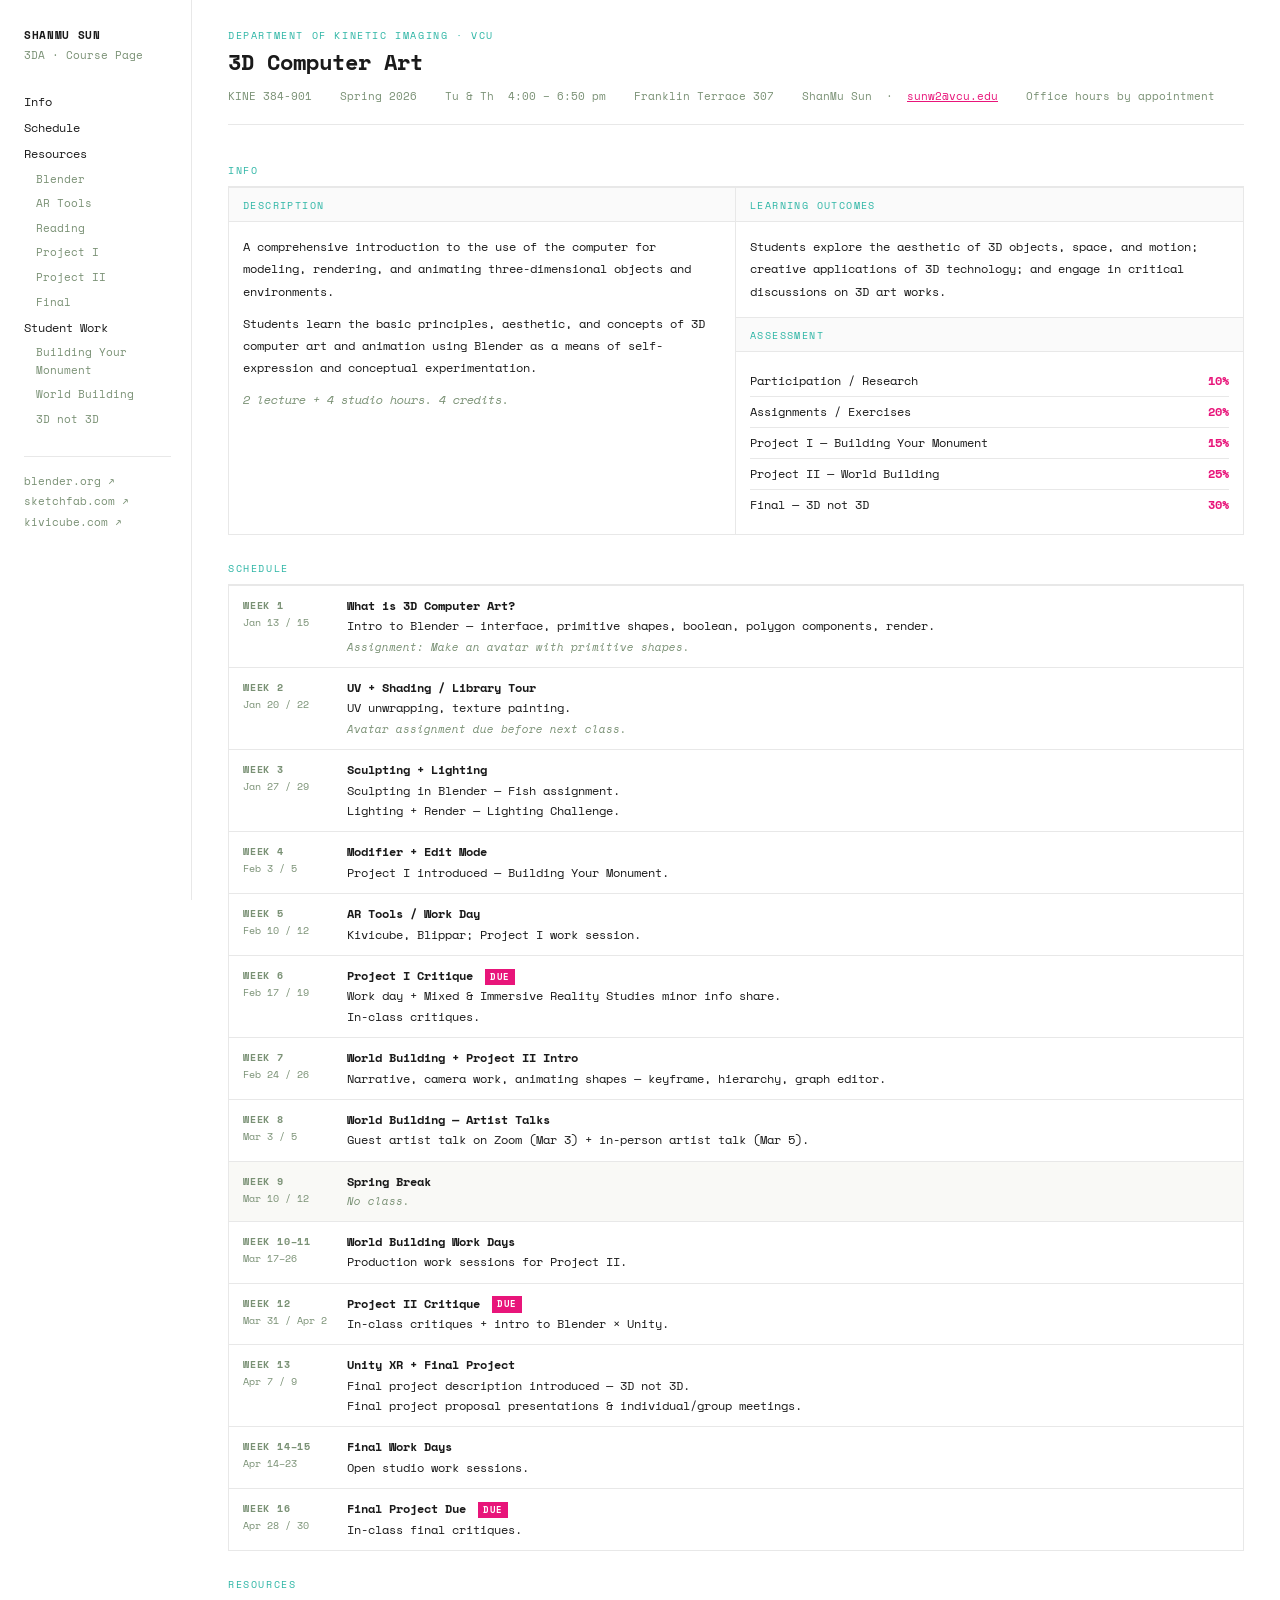
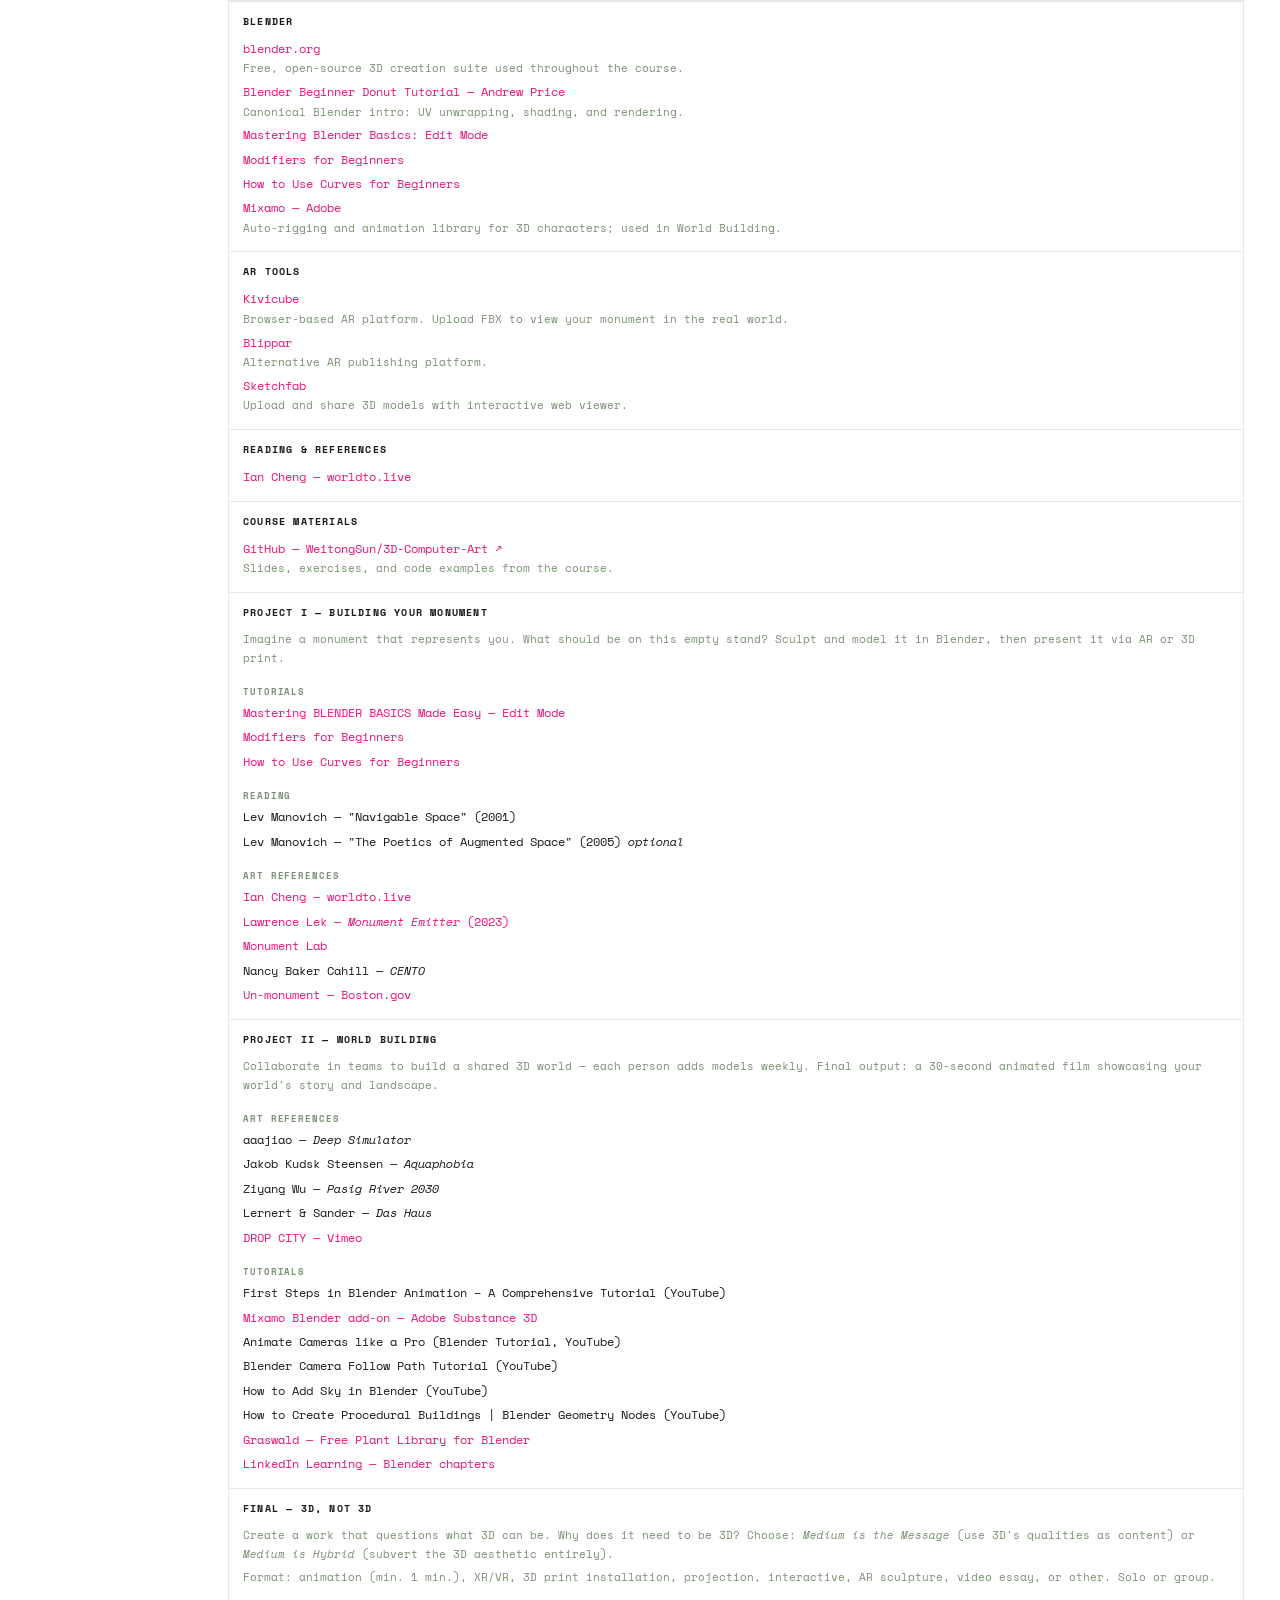
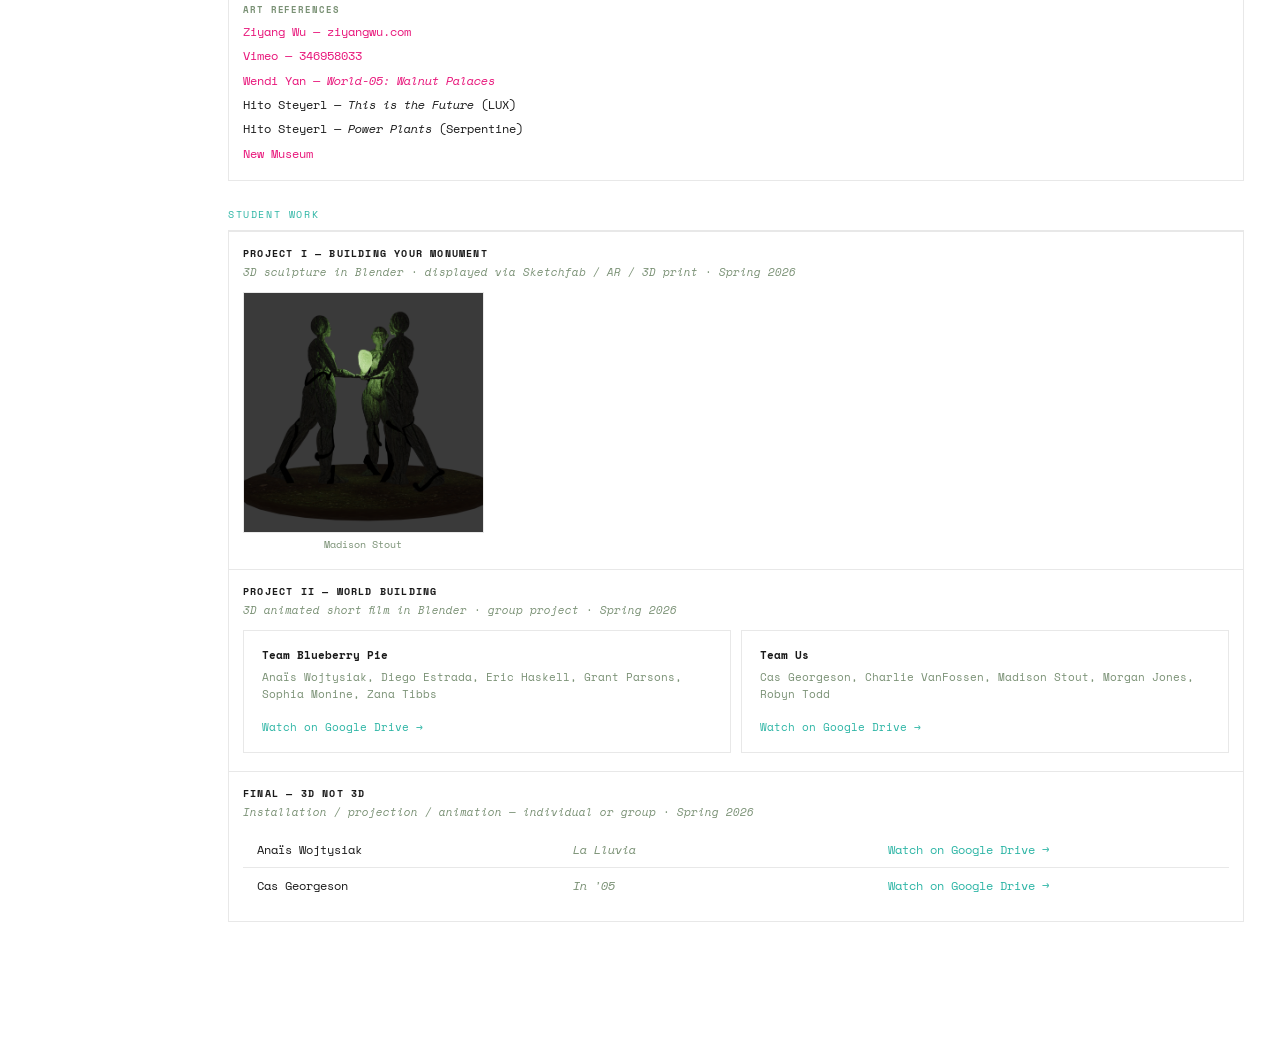
<file: 3da.html>
<!DOCTYPE html>
<html lang="en">

<head>
  <meta charset="UTF-8">
  <meta name="viewport" content="width=device-width, initial-scale=1.0">
  <title>3D Computer Art — ShanMu Sun</title>
  <link rel="preconnect" href="https://fonts.googleapis.com">
  <link rel="preconnect" href="https://fonts.gstatic.com" crossorigin>
  <link href="https://fonts.googleapis.com/css2?family=Space+Mono:ital,wght@0,400;0,700;1,400;1,700&display=swap"
    rel="stylesheet">
  <style>
    *, *::before, *::after { box-sizing: border-box; margin: 0; padding: 0; }

    :root {
      --bg: #ffffff;
      --fg: #1a1a1a;
      --muted: #7a9175;
      --light: #e8e8e8;
      --accent: #E8157A;
      --teal: #2DB5A5;
      --font: 'Space Mono', 'Courier New', Courier, monospace;
      --sidebar-w: 192px;
    }

    html { font-size: 13px; scroll-behavior: smooth; }

    body {
      background: var(--bg);
      color: var(--fg);
      font-family: var(--font);
      display: flex;
      min-height: 100vh;
    }

    a { color: inherit; text-decoration: none; }
    a:hover { text-decoration: underline; }

    /* ══ SIDEBAR ══ */
    .sidebar {
      width: var(--sidebar-w);
      flex-shrink: 0;
      position: sticky;
      top: 0;
      align-self: flex-start;
      min-height: 100vh;
      padding: 28px 20px 40px 24px;
      border-right: 1px solid var(--light);
      font-size: 12px;
      line-height: 1.6;
      z-index: 20;
    }

    .sb-course { font-size: 11px; font-weight: 700; text-transform: uppercase; letter-spacing: 0.06em; line-height: 1.4; margin-bottom: 4px; }
    .sb-course a { color: var(--fg); }
    .sb-course a:hover { color: var(--accent); text-decoration: none; }
    .sb-semester { font-size: 11px; color: var(--muted); margin-bottom: 24px; }

    .sb-nav { list-style: none; margin-bottom: 24px; }
    .sb-nav li { margin-bottom: 1px; }
    .sb-nav a { display: block; font-size: 12px; color: var(--fg); padding: 3px 0; }
    .sb-nav a:hover, .sb-nav a.active { color: var(--accent); text-decoration: none; }

    .sb-sub { list-style: none; padding-left: 12px; margin-top: 1px; }
    .sb-sub a { font-size: 11px; color: var(--muted); }
    .sb-sub a:hover { color: var(--accent); text-decoration: none; }

    .sb-divider { border: none; border-top: 1px solid var(--light); margin: 16px 0; }

    .sb-bottom { margin-top: auto; font-size: 11px; }
    .sb-bottom a { color: var(--muted); display: block; margin-bottom: 3px; }
    .sb-bottom a:hover { color: var(--fg); text-decoration: none; }

    /* ══ MAIN ══ */
    .main { flex: 1; min-width: 0; padding: 28px 36px 100px 36px; }

    /* ══ COURSE TITLE STRIP ══ */
    .course-strip { border-bottom: 1px solid var(--light); padding-bottom: 20px; margin-bottom: 28px; }
    .course-kine { font-size: 10px; text-transform: uppercase; letter-spacing: 0.16em; color: var(--teal); margin-bottom: 6px; }
    .course-name { font-size: 22px; font-weight: 700; line-height: 1.15; margin-bottom: 14px; }
    .course-meta-row { display: flex; flex-wrap: wrap; gap: 6px 28px; font-size: 11px; color: var(--muted); }
    .course-meta-row span { white-space: nowrap; }
    .course-meta-row a { color: var(--accent); text-decoration: underline; }

    /* ══ CARD ══ */
    .card-label {
      font-size: 10px; text-transform: uppercase; letter-spacing: 0.14em;
      color: var(--teal); padding: 10px 14px 8px;
      border-bottom: 1px solid var(--light); background: #fafafa;
    }
    .card-body { padding: 14px 14px; }
    .card-body p { font-size: 12px; line-height: 1.85; margin-bottom: 10px; }
    .card-body p:last-child { margin-bottom: 0; }
    .card-body em { font-style: italic; color: var(--muted); }
    .card-body a { color: var(--accent); text-decoration: underline; }

    /* ══ ASSESS TABLE ══ */
    .assess-row { display: flex; justify-content: space-between; font-size: 12px; padding: 6px 0; border-bottom: 1px solid var(--light); line-height: 1.5; }
    .assess-row:last-child { border-bottom: none; }
    .assess-pct { color: var(--accent); font-weight: 700; flex-shrink: 0; margin-left: 16px; }

    /* ══ SCHEDULE ══ */
    .week-row {
      display: grid; grid-template-columns: 88px 1fr;
      gap: 0 16px; padding: 10px 14px;
      border-bottom: 1px solid var(--light);
      font-size: 12px; line-height: 1.7;
    }
    .week-row:last-child { border-bottom: none; }
    .week-row.is-break { background: #f9f9f6; }
    .week-left {
      font-size: 10px; text-transform: uppercase; letter-spacing: 0.08em;
      color: var(--muted); font-weight: 700; line-height: 1.5; padding-top: 2px;
    }
    .week-left .dates { display: block; font-weight: 400; margin-top: 2px; letter-spacing: 0; text-transform: none; font-size: 10px; }
    .week-title { font-weight: 700; }
    .week-desc { color: var(--fg); }
    .week-note { font-size: 11px; color: var(--muted); font-style: italic; }
    .week-due {
      display: inline-block; background: var(--accent); color: #fff;
      font-size: 9px; text-transform: uppercase; letter-spacing: 0.08em;
      padding: 1px 5px; margin-left: 5px; vertical-align: middle; line-height: 1.6;
    }

    /* ══ RESOURCES ══ */
    .res-group { border-bottom: 1px solid var(--light); padding: 12px 14px; }
    .res-group:last-child { border-bottom: none; padding-bottom: 14px; }
    .res-group-title { font-size: 10px; font-weight: 700; text-transform: uppercase; letter-spacing: 0.12em; color: var(--fg); margin-bottom: 8px; }
    .res-list { list-style: none; }
    .res-list li { font-size: 12px; line-height: 1.7; padding: 2px 0; }
    .res-list a { color: var(--accent); }
    .res-list a:hover { text-decoration: underline; }
    .res-list .desc { display: block; font-size: 11px; color: var(--muted); }
    .res-list .res-sub { display: block; font-size: 9px; font-weight: 700; text-transform: uppercase; letter-spacing: 0.1em; color: var(--muted); margin-top: 8px; padding-top: 4px; }

    /* ══ STUDENT WORK ══ */
    .gallery-section { padding: 14px 14px 18px; border-bottom: 1px solid var(--light); }
    .gallery-section:last-child { border-bottom: none; }
    .gallery-section-title { font-size: 10px; font-weight: 700; text-transform: uppercase; letter-spacing: 0.12em; color: var(--fg); margin-bottom: 3px; }
    .gallery-section-sub { font-size: 11px; color: var(--muted); font-style: italic; margin-bottom: 12px; }

    /* Monument Sketchfab grid */
    .model-grid {
      display: grid;
      grid-template-columns: repeat(4, 1fr);
      gap: 8px;
    }

    .model-card { position: relative; }

    .model-frame {
      width: 100%;
      aspect-ratio: 1 / 1;
      border: 1px solid var(--light);
      display: block;
      background: #f5f5f5;
    }

    .model-card:hover .model-frame {
      border-color: var(--teal);
      transition: border-color 0.2s;
    }

    .model-name {
      font-size: 10px;
      color: var(--muted);
      margin-top: 5px;
      text-align: center;
      line-height: 1.3;
    }

    .model-name a { color: var(--muted); }
    .model-name a:hover { color: var(--accent); text-decoration: none; }

    /* World Building link cards */
    .video-grid {
      display: grid;
      grid-template-columns: repeat(2, 1fr);
      gap: 10px;
    }

    .video-card {
      border: 1px solid var(--light);
      padding: 16px 18px;
    }

    .video-card:hover {
      border-color: var(--teal);
    }

    .video-team {
      font-size: 11px;
      font-weight: 700;
      color: var(--fg);
      margin-bottom: 6px;
    }

    .video-members {
      font-size: 11px;
      color: var(--muted);
      line-height: 1.6;
      margin-bottom: 12px;
    }

    .video-link {
      font-size: 11px;
      color: var(--teal);
    }

    .video-link:hover {
      color: var(--accent);
      text-decoration: none;
    }

    /* Final project table */
    .final-list {
      width: 100%;
      border-collapse: collapse;
      font-size: 12px;
      margin-top: 8px;
    }
    .final-list td {
      padding: 9px 14px;
      border-bottom: 1px solid var(--light);
      vertical-align: middle;
    }
    .final-list td:first-child { color: var(--fg); width: 32%; }
    .final-list td:nth-child(2) { color: var(--muted); font-style: italic; width: 32%; }
    .final-list td:last-child { color: var(--muted); width: 36%; }
    .final-list a { color: var(--teal); }
    .final-list a:hover { color: var(--accent); text-decoration: none; }
    .final-list tr:last-child td { border-bottom: none; }

    /* ══ SECTION SEPARATOR ══ */
    .section-sep {
      font-size: 10px; text-transform: uppercase; letter-spacing: 0.16em;
      color: var(--teal); padding: 10px 0 8px;
      border-bottom: 1px solid var(--light); margin-bottom: 0;
    }

    /* ══ LAYOUT BLOCKS ══ */
    .block { border: 1px solid var(--light); margin-bottom: 16px; }

    /* ══ MOBILE ══ */
    @media (max-width: 720px) {
      body { flex-direction: column; }
      .sidebar { position: static; min-height: auto; width: 100%; border-right: none; border-bottom: 1px solid var(--light); padding: 20px 20px 16px; }
      .sb-nav { display: flex; flex-wrap: wrap; gap: 2px 16px; margin-bottom: 12px; }
      .sb-sub { display: none; }
      .main { padding: 20px 16px 60px; }
      .model-grid { grid-template-columns: repeat(2, 1fr); }
      .video-grid { grid-template-columns: 1fr; }
      .course-name { font-size: 18px; }
    }

    @media (max-width: 420px) {
      .model-grid { grid-template-columns: 1fr; }
    }
  </style>
</head>

<body>

  <!-- ══ SIDEBAR ══ -->
  <nav class="sidebar">
    <div class="sb-course"><a href="index.html">ShanMu Sun</a></div>
    <div class="sb-semester">3DA · Course Page</div>

    <ul class="sb-nav">
      <li><a href="#info">Info</a></li>
      <li><a href="#schedule">Schedule</a></li>
      <li>
        <a href="#resources">Resources</a>
        <ul class="sb-sub">
          <li><a href="#res-blender">Blender</a></li>
          <li><a href="#res-ar">AR Tools</a></li>
          <li><a href="#res-reading">Reading</a></li>
          <li><a href="#res-p1">Project I</a></li>
          <li><a href="#res-p2">Project II</a></li>
          <li><a href="#res-final">Final</a></li>
        </ul>
      </li>
      <li>
        <a href="#student-work">Student Work</a>
        <ul class="sb-sub">
          <li><a href="#monument">Building Your Monument</a></li>
          <li><a href="#worldbuilding">World Building</a></li>
          <li><a href="#final">3D not 3D</a></li>
        </ul>
      </li>
    </ul>

    <hr class="sb-divider">

    <div class="sb-bottom">
      <a href="https://www.blender.org/" target="_blank">blender.org ↗</a>
      <a href="https://sketchfab.com/" target="_blank">sketchfab.com ↗</a>
      <a href="https://www.kivicube.com/" target="_blank">kivicube.com ↗</a>
    </div>
  </nav>

  <!-- ══ MAIN ══ -->
  <main class="main">

    <!-- Course strip -->
    <div class="course-strip">
      <p class="course-kine">Department of Kinetic Imaging · VCU</p>
      <h1 class="course-name">3D Computer Art</h1>
      <div class="course-meta-row">
        <span>KINE 384-901</span>
        <span>Spring 2026</span>
        <span>Tu &amp; Th &nbsp;4:00 – 6:50 pm</span>
        <span>Franklin Terrace 307</span>
        <span>ShanMu Sun &nbsp;·&nbsp; <a href="mailto:sunw2@vcu.edu">sunw2@vcu.edu</a></span>
        <span>Office hours by appointment</span>
      </div>
    </div>

    <!-- ── INFO ── -->
    <p class="section-sep" id="info">Info</p>

    <div style="display:grid;grid-template-columns:1fr 1fr;gap:0;border:1px solid var(--light);margin-bottom:16px;">

      <!-- Description -->
      <div style="border-right:1px solid var(--light);">
        <div class="card-label">Description</div>
        <div class="card-body">
          <p>A comprehensive introduction to the use of the computer for modeling, rendering, and animating
            three-dimensional objects and environments.</p>
          <p>Students learn the basic principles, aesthetic, and concepts of 3D computer art and animation using
            Blender as a means of self-expression and conceptual experimentation.</p>
          <p><em>2 lecture + 4 studio hours. 4 credits.</em></p>
        </div>
      </div>

      <!-- Outcomes + Assessment -->
      <div>
        <div class="card-label">Learning Outcomes</div>
        <div class="card-body" style="border-bottom:1px solid var(--light);">
          <p>Students explore the aesthetic of 3D objects, space, and motion; creative applications of 3D
            technology; and engage in critical discussions on 3D art works.</p>
        </div>
        <div class="card-label">Assessment</div>
        <div class="card-body">
          <div class="assess-row"><span>Participation / Research</span><span class="assess-pct">10%</span></div>
          <div class="assess-row"><span>Assignments / Exercises</span><span class="assess-pct">20%</span></div>
          <div class="assess-row"><span>Project I — Building Your Monument</span><span class="assess-pct">15%</span></div>
          <div class="assess-row"><span>Project II — World Building</span><span class="assess-pct">25%</span></div>
          <div class="assess-row"><span>Final — 3D not 3D</span><span class="assess-pct">30%</span></div>
        </div>
      </div>

    </div><!-- /info grid -->

    <!-- ── SCHEDULE ── -->
    <p class="section-sep" id="schedule">Schedule</p>

    <div class="block" style="margin-bottom:16px;">
      <div class="week-row">
        <div class="week-left">Week 1<span class="dates">Jan 13 / 15</span></div>
        <div class="week-right">
          <div class="week-title">What is 3D Computer Art?</div>
          <div class="week-desc">Intro to Blender — interface, primitive shapes, boolean, polygon components, render.<br>
            <span class="week-note">Assignment: Make an avatar with primitive shapes.</span>
          </div>
        </div>
      </div>

      <div class="week-row">
        <div class="week-left">Week 2<span class="dates">Jan 20 / 22</span></div>
        <div class="week-right">
          <div class="week-title">UV + Shading / Library Tour</div>
          <div class="week-desc">UV unwrapping, texture painting.<br>
            <span class="week-note">Avatar assignment due before next class.</span>
          </div>
        </div>
      </div>

      <div class="week-row">
        <div class="week-left">Week 3<span class="dates">Jan 27 / 29</span></div>
        <div class="week-right">
          <div class="week-title">Sculpting + Lighting</div>
          <div class="week-desc">Sculpting in Blender — Fish assignment.<br>
            Lighting + Render — Lighting Challenge.</div>
        </div>
      </div>

      <div class="week-row">
        <div class="week-left">Week 4<span class="dates">Feb 3 / 5</span></div>
        <div class="week-right">
          <div class="week-title">Modifier + Edit Mode</div>
          <div class="week-desc">Project I introduced — Building Your Monument.</div>
        </div>
      </div>

      <div class="week-row">
        <div class="week-left">Week 5<span class="dates">Feb 10 / 12</span></div>
        <div class="week-right">
          <div class="week-title">AR Tools / Work Day</div>
          <div class="week-desc">Kivicube, Blippar; Project I work session.</div>
        </div>
      </div>

      <div class="week-row">
        <div class="week-left">Week 6<span class="dates">Feb 17 / 19</span></div>
        <div class="week-right">
          <div class="week-title">Project I Critique <span class="week-due">due</span></div>
          <div class="week-desc">Work day + Mixed &amp; Immersive Reality Studies minor info share.<br>
            In-class critiques.</div>
        </div>
      </div>

      <div class="week-row">
        <div class="week-left">Week 7<span class="dates">Feb 24 / 26</span></div>
        <div class="week-right">
          <div class="week-title">World Building + Project II Intro</div>
          <div class="week-desc">Narrative, camera work, animating shapes — keyframe, hierarchy, graph editor.</div>
        </div>
      </div>

      <div class="week-row">
        <div class="week-left">Week 8<span class="dates">Mar 3 / 5</span></div>
        <div class="week-right">
          <div class="week-title">World Building — Artist Talks</div>
          <div class="week-desc">Guest artist talk on Zoom (Mar 3) + in-person artist talk (Mar 5).</div>
        </div>
      </div>

      <div class="week-row is-break">
        <div class="week-left">Week 9<span class="dates">Mar 10 / 12</span></div>
        <div class="week-right">
          <div class="week-title">Spring Break</div>
          <div class="week-desc week-note">No class.</div>
        </div>
      </div>

      <div class="week-row">
        <div class="week-left">Week 10–11<span class="dates">Mar 17–26</span></div>
        <div class="week-right">
          <div class="week-title">World Building Work Days</div>
          <div class="week-desc">Production work sessions for Project II.</div>
        </div>
      </div>

      <div class="week-row">
        <div class="week-left">Week 12<span class="dates">Mar 31 / Apr 2</span></div>
        <div class="week-right">
          <div class="week-title">Project II Critique <span class="week-due">due</span></div>
          <div class="week-desc">In-class critiques + intro to Blender × Unity.</div>
        </div>
      </div>

      <div class="week-row">
        <div class="week-left">Week 13<span class="dates">Apr 7 / 9</span></div>
        <div class="week-right">
          <div class="week-title">Unity XR + Final Project</div>
          <div class="week-desc">Final project description introduced — 3D not 3D.<br>
            Final project proposal presentations &amp; individual/group meetings.</div>
        </div>
      </div>

      <div class="week-row">
        <div class="week-left">Week 14–15<span class="dates">Apr 14–23</span></div>
        <div class="week-right">
          <div class="week-title">Final Work Days</div>
          <div class="week-desc">Open studio work sessions.</div>
        </div>
      </div>

      <div class="week-row">
        <div class="week-left">Week 16<span class="dates">Apr 28 / 30</span></div>
        <div class="week-right">
          <div class="week-title">Final Project Due <span class="week-due">due</span></div>
          <div class="week-desc">In-class final critiques.</div>
        </div>
      </div>
    </div><!-- /schedule -->

    <!-- ── RESOURCES ── -->
    <p class="section-sep" id="resources">Resources</p>

    <div class="block" style="margin-bottom:16px;">

      <div class="res-group" id="res-blender">
        <div class="res-group-title">Blender</div>
        <ul class="res-list">
          <li><a href="https://www.blender.org/" target="_blank">blender.org</a>
            <span class="desc">Free, open-source 3D creation suite used throughout the course.</span>
          </li>
          <li><a href="https://www.youtube.com/watch?v=nIoXOplUvAw" target="_blank">Blender Beginner Donut Tutorial — Andrew Price</a>
            <span class="desc">Canonical Blender intro: UV unwrapping, shading, and rendering.</span>
          </li>
          <li><a href="https://www.youtube.com/watch?v=1jHUY3qoBu8" target="_blank">Mastering Blender Basics: Edit Mode</a></li>
          <li><a href="https://www.youtube.com/watch?v=0RGnXgdWScY" target="_blank">Modifiers for Beginners</a></li>
          <li><a href="https://www.youtube.com/watch?v=aVpMU2W3wiw" target="_blank">How to Use Curves for Beginners</a></li>
          <li><a href="https://www.mixamo.com/" target="_blank">Mixamo — Adobe</a>
            <span class="desc">Auto-rigging and animation library for 3D characters; used in World Building.</span>
          </li>
        </ul>
      </div>

      <div class="res-group" id="res-ar">
        <div class="res-group-title">AR Tools</div>
        <ul class="res-list">
          <li><a href="https://www.kivicube.com/" target="_blank">Kivicube</a>
            <span class="desc">Browser-based AR platform. Upload FBX to view your monument in the real world.</span>
          </li>
          <li><a href="https://blipps.blippar.com/" target="_blank">Blippar</a>
            <span class="desc">Alternative AR publishing platform.</span>
          </li>
          <li><a href="https://sketchfab.com/" target="_blank">Sketchfab</a>
            <span class="desc">Upload and share 3D models with interactive web viewer.</span>
          </li>
        </ul>
      </div>

      <div class="res-group" id="res-reading">
        <div class="res-group-title">Reading &amp; References</div>
        <ul class="res-list">
          <li><a href="https://worldto.live/" target="_blank">Ian Cheng — worldto.live</a></li>
        </ul>
      </div>

      <div class="res-group">
        <div class="res-group-title">Course Materials</div>
        <ul class="res-list">
          <li><a href="https://github.com/WeitongSun/3D-Computer-Art" target="_blank">GitHub — WeitongSun/3D-Computer-Art ↗</a>
            <span class="desc">Slides, exercises, and code examples from the course.</span>
          </li>
        </ul>
      </div>

      <div class="res-group" id="res-p1">
        <div class="res-group-title">Project I — Building Your Monument</div>
        <ul class="res-list">
          <li><span class="desc">Imagine a monument that represents you. What should be on this empty stand? Sculpt and model it in Blender, then present it via AR or 3D print.</span></li>
          <li><span class="res-sub">Tutorials</span></li>
          <li><a href="https://www.youtube.com/watch?v=1jHUY3qoBu8" target="_blank">Mastering BLENDER BASICS Made Easy — Edit Mode</a></li>
          <li><a href="https://www.youtube.com/watch?v=0RGnXgdWScY" target="_blank">Modifiers for Beginners</a></li>
          <li><a href="https://www.youtube.com/watch?v=aVpMU2W3wiw" target="_blank">How to Use Curves for Beginners</a></li>
          <li><span class="res-sub">Reading</span></li>
          <li>Lev Manovich — "Navigable Space" (2001)</li>
          <li>Lev Manovich — "The Poetics of Augmented Space" (2005) <em>optional</em></li>
          <li><span class="res-sub">Art References</span></li>
          <li><a href="https://worldto.live/" target="_blank">Ian Cheng — worldto.live</a></li>
          <li><a href="https://www.lawrencelek.com/" target="_blank">Lawrence Lek — <em>Monument Emitter</em> (2023)</a></li>
          <li><a href="https://monumentlab.com/" target="_blank">Monument Lab</a></li>
          <li>Nancy Baker Cahill — <em>CENTO</em></li>
          <li><a href="https://www.boston.gov/departments/arts-tourism-and-special-events/un-monument" target="_blank">Un-monument — Boston.gov</a></li>
        </ul>
      </div>

      <div class="res-group" id="res-p2">
        <div class="res-group-title">Project II — World Building</div>
        <ul class="res-list">
          <li><span class="desc">Collaborate in teams to build a shared 3D world — each person adds models weekly. Final output: a 30-second animated film showcasing your world's story and landscape.</span></li>
          <li><span class="res-sub">Art References</span></li>
          <li>aaajiao — <em>Deep Simulator</em></li>
          <li>Jakob Kudsk Steensen — <em>Aquaphobia</em></li>
          <li>Ziyang Wu — <em>Pasig River 2030</em></li>
          <li>Lernert &amp; Sander — <em>Das Haus</em></li>
          <li><a href="https://vimeo.com/542297837" target="_blank">DROP CITY — Vimeo</a></li>
          <li><span class="res-sub">Tutorials</span></li>
          <li>First Steps in Blender Animation – A Comprehensive Tutorial (YouTube)</li>
          <li><a href="https://www.mixamo.com/" target="_blank">Mixamo Blender add-on — Adobe Substance 3D</a></li>
          <li>Animate Cameras like a Pro (Blender Tutorial, YouTube)</li>
          <li>Blender Camera Follow Path Tutorial (YouTube)</li>
          <li>How to Add Sky in Blender (YouTube)</li>
          <li>How to Create Procedural Buildings | Blender Geometry Nodes (YouTube)</li>
          <li><a href="https://www.graswald3d.com/" target="_blank">Graswald — Free Plant Library for Blender</a></li>
          <li><a href="https://www.linkedin.com/learning/search?keywords=blender" target="_blank">LinkedIn Learning — Blender chapters</a></li>
        </ul>
      </div>

      <div class="res-group" id="res-final">
        <div class="res-group-title">Final — 3D, not 3D</div>
        <ul class="res-list">
          <li><span class="desc">Create a work that questions what 3D can be. Why does it need to be 3D? Choose: <em>Medium is the Message</em> (use 3D's qualities as content) or <em>Medium is Hybrid</em> (subvert the 3D aesthetic entirely).</span></li>
          <li><span class="desc">Format: animation (min. 1 min.), XR/VR, 3D print installation, projection, interactive, AR sculpture, video essay, or other. Solo or group.</span></li>
          <li><span class="res-sub">Art References</span></li>
          <li><a href="https://www.ziyangwu.com/?list_1/70.html" target="_blank">Ziyang Wu — ziyangwu.com</a></li>
          <li><a href="https://vimeo.com/346958033" target="_blank">Vimeo — 346958033</a></li>
          <li><a href="https://wendiyan.com/world-05-walnut-palaces" target="_blank">Wendi Yan — <em>World-05: Walnut Palaces</em></a></li>
          <li>Hito Steyerl — <em>This is the Future</em> (LUX)</li>
          <li>Hito Steyerl — <em>Power Plants</em> (Serpentine)</li>
          <li><a href="https://www.newmuseum.org/" target="_blank">New Museum</a></li>
        </ul>
      </div>

    </div><!-- /resources -->

    <!-- ── STUDENT WORK ── -->
    <p class="section-sep" id="student-work">Student Work</p>

    <div class="block" style="margin-bottom:16px;">

      <!-- Building Your Monument -->
      <div class="gallery-section" id="monument">
        <div class="gallery-section-title">Project I — Building Your Monument</div>
        <div class="gallery-section-sub">3D sculpture in Blender · displayed via Sketchfab / AR / 3D print · Spring 2026</div>

        <div class="model-grid">

          <!-- Madison Stout -->
          <div class="model-card">
            <img class="model-frame" src="images/3da/madison-monument.png" alt="Madison Stout — Monument" style="object-fit:cover;">
            <div class="model-name">Madison Stout</div>
          </div>

        </div><!-- /model-grid -->
      </div><!-- /#monument -->

      <!-- World Building -->
      <div class="gallery-section" id="worldbuilding">
        <div class="gallery-section-title">Project II — World Building</div>
        <div class="gallery-section-sub">3D animated short film in Blender · group project · Spring 2026</div>

        <div class="video-grid">

          <!-- Team Blueberry Pie -->
          <div class="video-card">
            <div class="video-team">Team Blueberry Pie</div>
            <div class="video-members">Anaïs Wojtysiak, Diego Estrada, Eric Haskell, Grant Parsons, Sophia Monine, Zana Tibbs</div>
            <a class="video-link" href="https://drive.google.com/file/d/1u0qqCGK4I2DwCzYyW845V2j9ofk6Odrq/view?usp=sharing" target="_blank" rel="noopener">Watch on Google Drive →</a>
          </div>

          <!-- Team Us -->
          <div class="video-card">
            <div class="video-team">Team Us</div>
            <div class="video-members">Cas Georgeson, Charlie VanFossen, Madison Stout, Morgan Jones, Robyn Todd</div>
            <a class="video-link" href="https://drive.google.com/file/d/1eNSvkgymiDxKTJMKuOjz-nMN4N2SZ3LC/view?usp=sharing" target="_blank" rel="noopener">Watch on Google Drive →</a>
          </div>

        </div><!-- /video-grid -->
      </div><!-- /#worldbuilding -->

      <!-- 3D not 3D — Final -->
      <div class="gallery-section" id="final">
        <div class="gallery-section-title">Final — 3D not 3D</div>
        <div class="gallery-section-sub">Installation / projection / animation — individual or group · Spring 2026</div>

        <table class="final-list">
          <tr>
            <td>Anaïs Wojtysiak</td>
            <td><em>La Lluvia</em></td>
            <td><a href="https://drive.google.com/file/d/1LKL5hT5OEFE--jzrOuxz_MFgQw_uySBt/view?usp=sharing" target="_blank" rel="noopener">Watch on Google Drive →</a></td>
          </tr>
          <tr>
            <td>Cas Georgeson</td>
            <td><em>In '05</em></td>
            <td><a href="https://drive.google.com/file/d/1Pbc0BF3j8iPZSl2-fJMc-aJkI6-3zz-B/view?usp=sharing" target="_blank" rel="noopener">Watch on Google Drive →</a></td>
          </tr>
        </table>
      </div><!-- /#final -->

    </div><!-- /student work block -->

  </main>

</body>
</html>
</file>
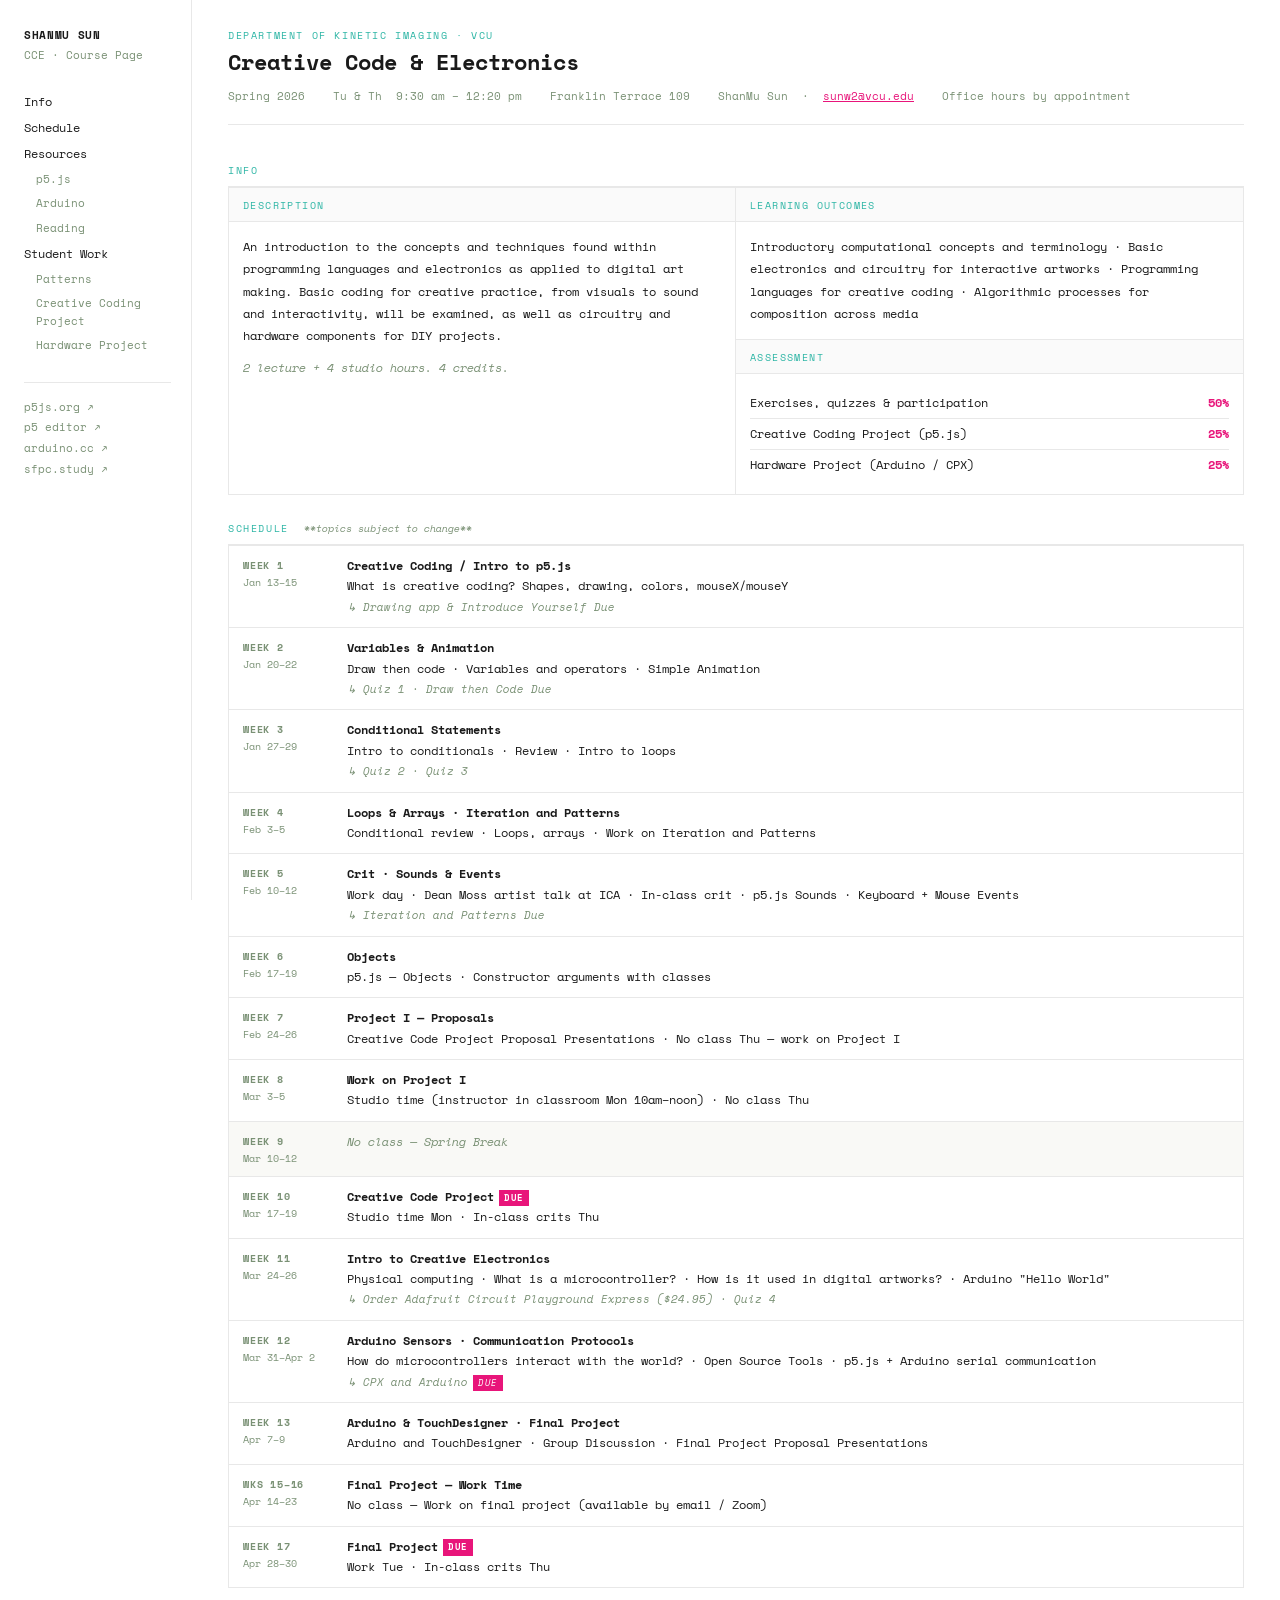
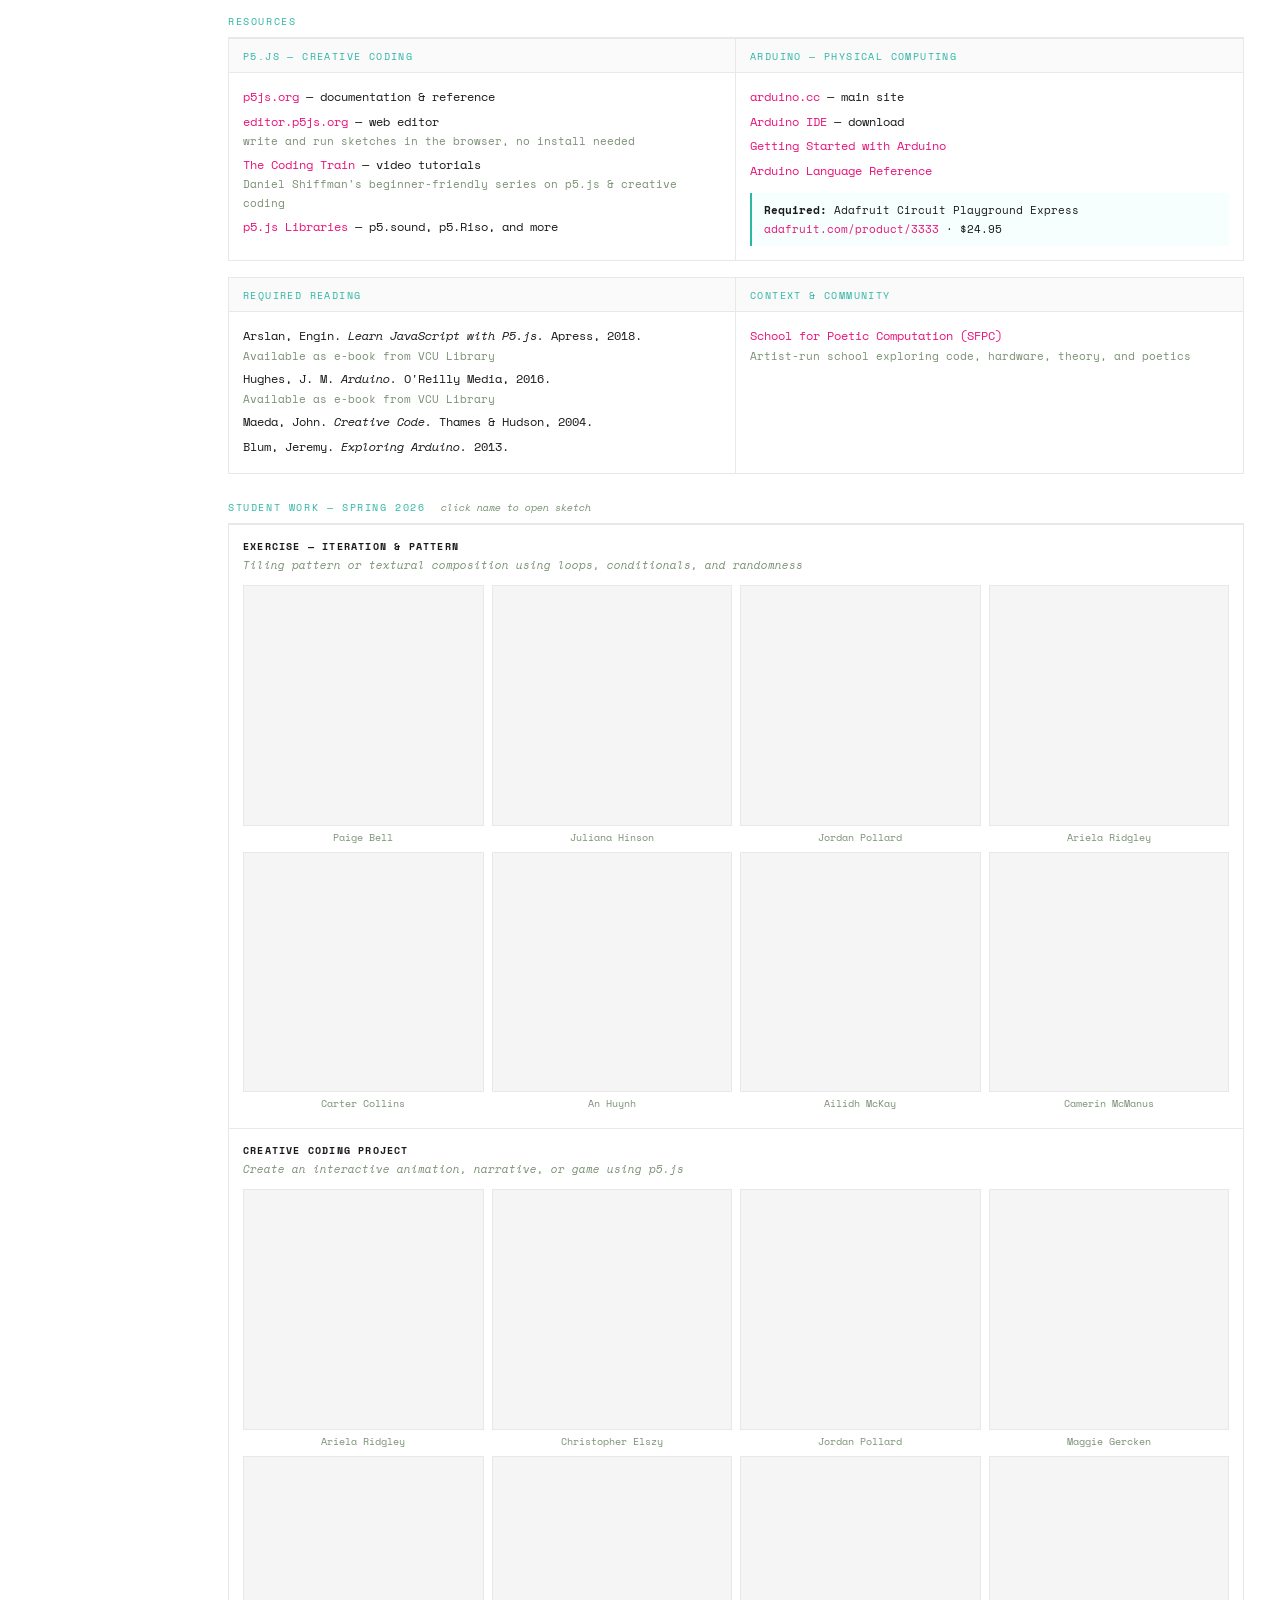
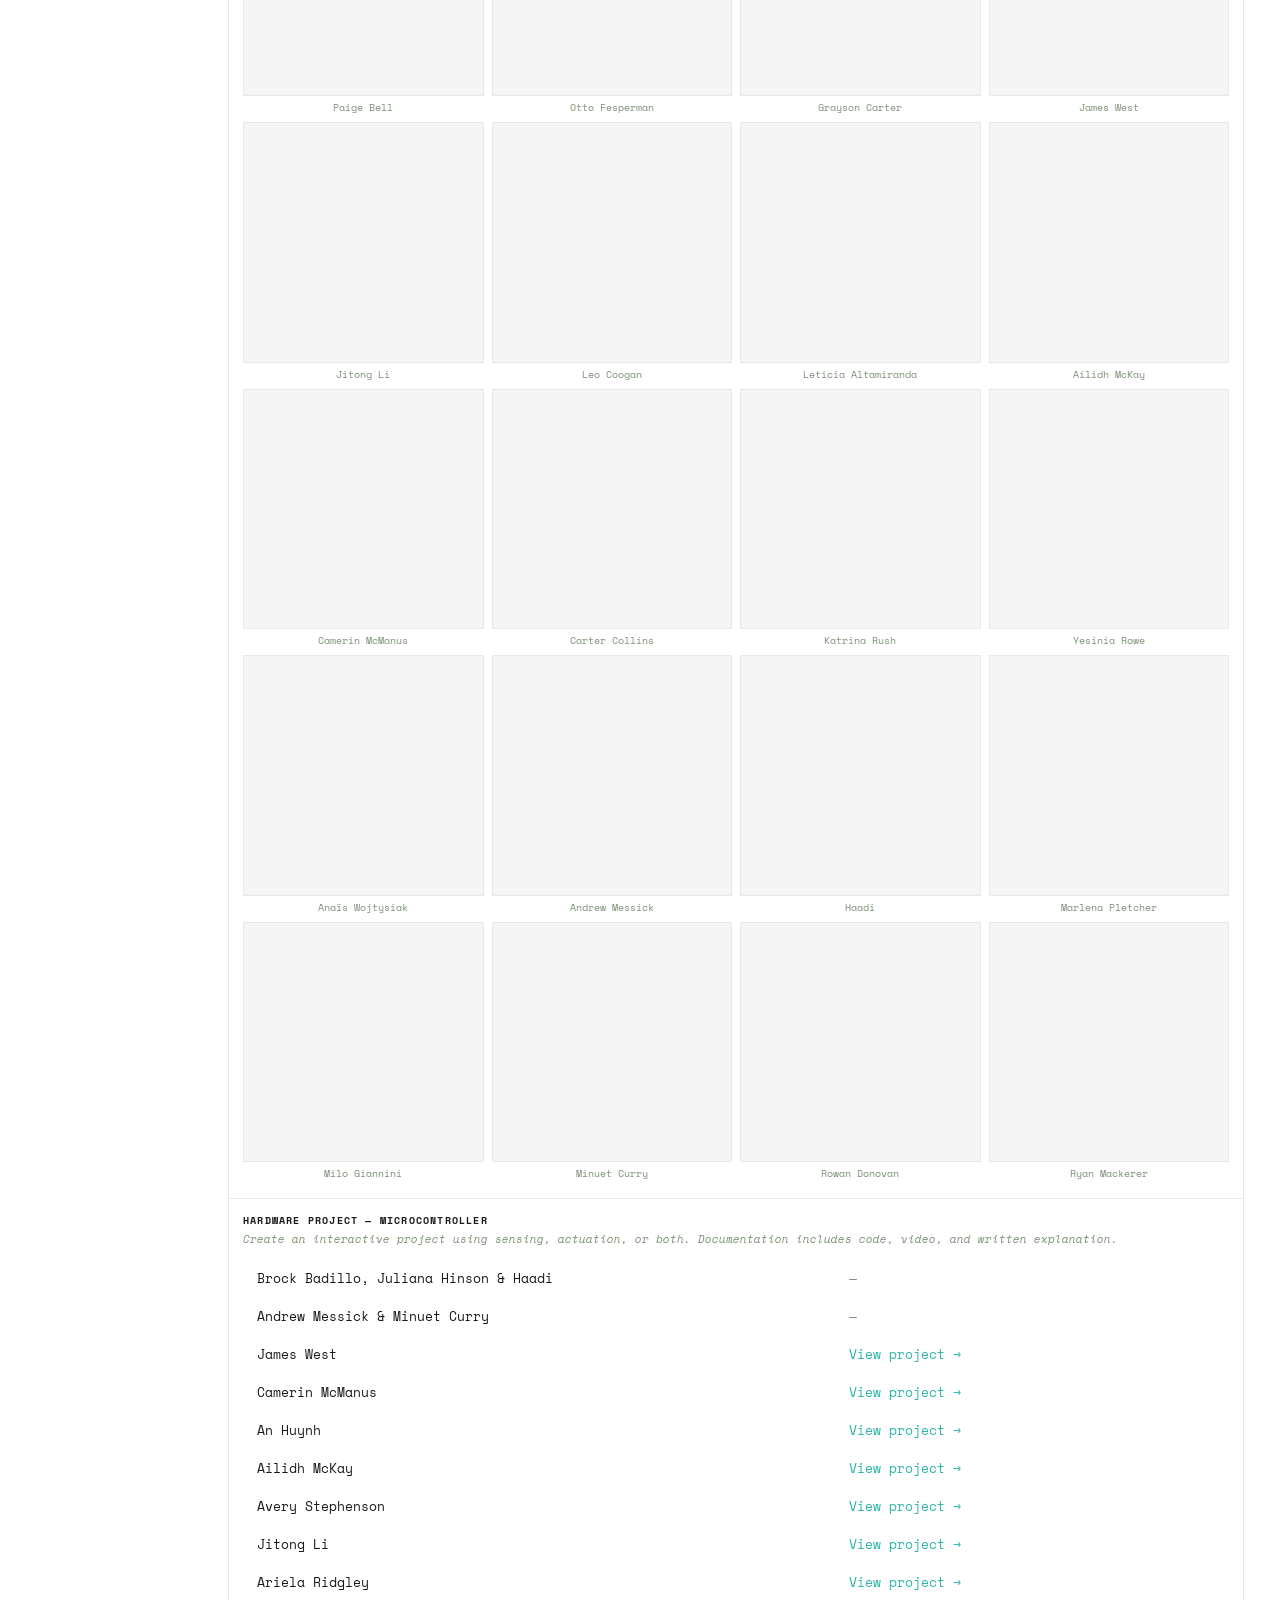
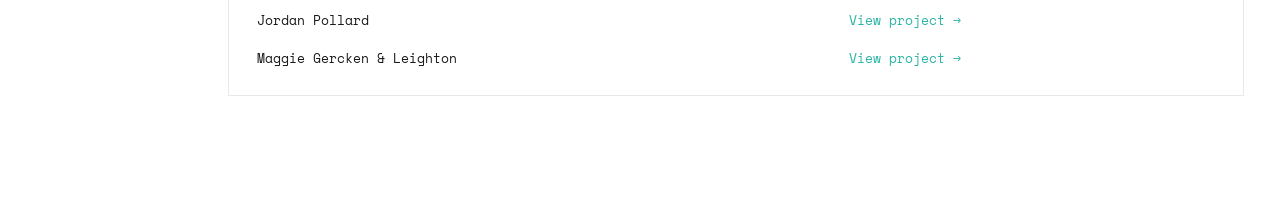
<file: cce.html>
<!DOCTYPE html>
<html lang="en">

<head>
  <meta charset="UTF-8">
  <meta name="viewport" content="width=device-width, initial-scale=1.0">
  <title>Creative Code &amp; Electronics — ShanMu Sun</title>
  <link rel="preconnect" href="https://fonts.googleapis.com">
  <link rel="preconnect" href="https://fonts.gstatic.com" crossorigin>
  <link href="https://fonts.googleapis.com/css2?family=Space+Mono:ital,wght@0,400;0,700;1,400;1,700&display=swap"
    rel="stylesheet">
  <style>
    *,
    *::before,
    *::after {
      box-sizing: border-box;
      margin: 0;
      padding: 0;
    }

    :root {
      --bg: #ffffff;
      --fg: #1a1a1a;
      --muted: #7a9175;
      --light: #e8e8e8;
      --accent: #E8157A;
      --teal: #2DB5A5;
      --font: 'Space Mono', 'Courier New', Courier, monospace;
      --sidebar-w: 192px;
    }

    html {
      font-size: 13px;
      scroll-behavior: smooth;
    }

    body {
      background: var(--bg);
      color: var(--fg);
      font-family: var(--font);
      display: flex;
      min-height: 100vh;
    }

    a {
      color: inherit;
      text-decoration: none;
    }

    a:hover {
      text-decoration: underline;
    }

    /* ══ SIDEBAR ══ */
    .sidebar {
      width: var(--sidebar-w);
      flex-shrink: 0;
      position: sticky;
      top: 0;
      align-self: flex-start;
      min-height: 100vh;
      padding: 28px 20px 40px 24px;
      border-right: 1px solid var(--light);
      font-size: 12px;
      line-height: 1.6;
    }

    .sb-course {
      font-size: 11px;
      font-weight: 700;
      text-transform: uppercase;
      letter-spacing: 0.06em;
      line-height: 1.4;
      margin-bottom: 4px;
    }

    .sb-course a {
      color: var(--fg);
    }

    .sb-course a:hover {
      color: var(--accent);
      text-decoration: none;
    }

    .sb-semester {
      font-size: 11px;
      color: var(--muted);
      margin-bottom: 24px;
    }

    .sb-nav {
      list-style: none;
      margin-bottom: 24px;
    }

    .sb-nav li {
      margin-bottom: 1px;
    }

    .sb-nav a {
      display: block;
      font-size: 12px;
      color: var(--fg);
      padding: 3px 0;
    }

    .sb-nav a:hover,
    .sb-nav a.active {
      color: var(--accent);
      text-decoration: none;
    }

    .sb-sub {
      list-style: none;
      padding-left: 12px;
      margin-top: 1px;
    }

    .sb-sub a {
      font-size: 11px;
      color: var(--muted);
    }

    .sb-sub a:hover {
      color: var(--accent);
      text-decoration: none;
    }

    .sb-divider {
      border: none;
      border-top: 1px solid var(--light);
      margin: 16px 0;
    }

    .sb-bottom {
      margin-top: auto;
      font-size: 11px;
    }

    .sb-bottom a {
      color: var(--muted);
      display: block;
      margin-bottom: 3px;
    }

    .sb-bottom a:hover {
      color: var(--fg);
      text-decoration: none;
    }

    /* ══ MAIN ══ */
    .main {
      flex: 1;
      min-width: 0;
      padding: 28px 36px 100px 36px;
    }

    /* ══ COURSE TITLE STRIP ══ */
    .course-strip {
      border-bottom: 1px solid var(--light);
      padding-bottom: 20px;
      margin-bottom: 28px;
    }

    .course-kine {
      font-size: 10px;
      text-transform: uppercase;
      letter-spacing: 0.16em;
      color: var(--teal);
      margin-bottom: 6px;
    }

    .course-name {
      font-size: 22px;
      font-weight: 700;
      line-height: 1.15;
      margin-bottom: 14px;
    }

    .course-meta-row {
      display: flex;
      flex-wrap: wrap;
      gap: 6px 28px;
      font-size: 11px;
      color: var(--muted);
    }

    .course-meta-row span {
      white-space: nowrap;
    }

    .course-meta-row a {
      color: var(--accent);
      text-decoration: underline;
    }

    /* ══ CONTENT GRID ══ */
    .grid {
      display: grid;
      grid-template-columns: 1fr 1fr;
      gap: 1px;
      border: 1px solid var(--light);
      margin-bottom: 1px;
    }

    .grid-full {
      grid-column: 1 / -1;
    }

    /* ══ CARD ══ */
    .card {
      border: 1px solid var(--light);
      margin-bottom: -1px;
      margin-right: -1px;
    }

    .card-label {
      font-size: 10px;
      text-transform: uppercase;
      letter-spacing: 0.14em;
      color: var(--teal);
      padding: 10px 14px 8px;
      border-bottom: 1px solid var(--light);
      background: #fafafa;
    }

    .card-body {
      padding: 14px 14px;
    }

    .card-body p {
      font-size: 12px;
      line-height: 1.85;
      margin-bottom: 10px;
    }

    .card-body p:last-child {
      margin-bottom: 0;
    }

    .card-body em {
      font-style: italic;
      color: var(--muted);
    }

    .card-body a {
      color: var(--accent);
      text-decoration: underline;
    }

    .card-body a:hover {
      opacity: 0.8;
    }

    /* ══ ASSESS TABLE ══ */
    .assess-row {
      display: flex;
      justify-content: space-between;
      font-size: 12px;
      padding: 6px 0;
      border-bottom: 1px solid var(--light);
      line-height: 1.5;
    }

    .assess-row:last-child {
      border-bottom: none;
    }

    .assess-pct {
      color: var(--accent);
      font-weight: 700;
      flex-shrink: 0;
      margin-left: 16px;
    }

    /* ══ SCHEDULE ══ */
    .schedule-wrap {}

    .week-row {
      display: grid;
      grid-template-columns: 88px 1fr;
      gap: 0 16px;
      padding: 10px 14px;
      border-bottom: 1px solid var(--light);
      font-size: 12px;
      line-height: 1.7;
    }

    .week-row:last-child {
      border-bottom: none;
    }

    .week-row.is-break {
      background: #f9f9f6;
    }

    .week-left {
      font-size: 10px;
      text-transform: uppercase;
      letter-spacing: 0.08em;
      color: var(--muted);
      font-weight: 700;
      line-height: 1.5;
      padding-top: 2px;
    }

    .week-left .dates {
      display: block;
      font-weight: 400;
      margin-top: 2px;
      letter-spacing: 0;
      text-transform: none;
      font-size: 10px;
    }

    .week-right {}

    .week-title {
      font-weight: 700;
    }

    .week-desc {
      color: var(--fg);
    }

    .week-note {
      font-size: 11px;
      color: var(--muted);
      font-style: italic;
    }

    .week-due {
      display: inline-block;
      background: var(--accent);
      color: #fff;
      font-size: 9px;
      text-transform: uppercase;
      letter-spacing: 0.08em;
      padding: 1px 5px;
      margin-left: 5px;
      vertical-align: middle;
      line-height: 1.6;
    }

    /* ══ RESOURCES ══ */
    .res-group {
      border-bottom: 1px solid var(--light);
      padding: 12px 14px;
    }

    .res-group:last-child {
      border-bottom: none;
      padding-bottom: 14px;
    }

    .res-group-title {
      font-size: 10px;
      font-weight: 700;
      text-transform: uppercase;
      letter-spacing: 0.12em;
      color: var(--fg);
      margin-bottom: 8px;
    }

    .res-list {
      list-style: none;
    }

    .res-list li {
      font-size: 12px;
      line-height: 1.7;
      padding: 2px 0;
    }

    .res-list a {
      color: var(--accent);
    }

    .res-list a:hover {
      text-decoration: underline;
    }

    .res-list .desc {
      display: block;
      font-size: 11px;
      color: var(--muted);
    }

    .hardware-box {
      font-size: 11px;
      background: #f6fffe;
      border-left: 2px solid var(--teal);
      padding: 8px 12px;
      margin-top: 10px;
      line-height: 1.7;
    }

    .hardware-box a {
      color: var(--accent);
    }

    /* ══ STUDENT WORK ══ */
    .gallery-section {
      padding: 14px 14px 18px;
      border-bottom: 1px solid var(--light);
    }

    .gallery-section:last-child {
      border-bottom: none;
    }

    .gallery-section-title {
      font-size: 10px;
      font-weight: 700;
      text-transform: uppercase;
      letter-spacing: 0.12em;
      color: var(--fg);
      margin-bottom: 3px;
    }

    .gallery-section-sub {
      font-size: 11px;
      color: var(--muted);
      font-style: italic;
      margin-bottom: 12px;
    }

    .sketch-grid {
      display: grid;
      grid-template-columns: repeat(4, 1fr);
      gap: 8px;
    }

    /* — Project 1: screenshot cards with overlay link — */
    .sketch-card {
      position: relative;
    }

    .sketch-card .sketch-frame {
      pointer-events: none;
      user-select: none;
    }

    .sketch-overlay {
      position: absolute;
      inset: 0 0 22px 0;
      /* covers iframe, leaves room for name */
      z-index: 2;
      display: block;
    }

    .sketch-card:hover .sketch-frame {
      border-color: var(--teal);
      opacity: 0.88;
      transition: opacity 0.2s, border-color 0.2s;
    }

    /* — Pattern: interactive iframes — */
    .sketch-item {}

    .sketch-frame {
      width: 100%;
      aspect-ratio: 1 / 1;
      border: 1px solid var(--light);
      display: block;
      background: #f5f5f5;
    }

    .sketch-name {
      font-size: 10px;
      color: var(--muted);
      margin-top: 5px;
      text-align: center;
      line-height: 1.3;
    }

    .sketch-name a {
      color: var(--muted);
    }

    .sketch-name a:hover {
      color: var(--accent);
      text-decoration: none;
    }

    /* ══ FINAL PROJECT LIST ══ */
    .final-list {
      width: 100%;
      border-collapse: collapse;
      font-size: 13px;
      margin-top: 8px;
    }

    .final-list td {
      padding: 9px 14px;
      border-bottom: 1px solid var(--border);
      vertical-align: middle;
    }

    .final-list td:first-child {
      color: var(--fg);
      width: 60%;
    }

    .final-list td:last-child {
      color: var(--muted);
    }

    .final-list a {
      color: var(--teal);
    }

    .final-list a:hover {
      color: var(--accent);
      text-decoration: none;
    }

    .final-list tr:last-child td {
      border-bottom: none;
    }

    /* ══ SECTION SEPARATOR LABEL ══ */
    .section-sep {
      font-size: 10px;
      text-transform: uppercase;
      letter-spacing: 0.16em;
      color: var(--teal);
      padding: 10px 0 8px;
      border-bottom: 1px solid var(--light);
      margin-bottom: 0;
    }

    /* ══ LAYOUT BLOCKS ══ */
    .block {
      border: 1px solid var(--light);
      margin-bottom: 16px;
    }

    /* ══ MOBILE ══ */
    @media (max-width: 720px) {
      body {
        flex-direction: column;
      }

      .sidebar {
        position: static;
        min-height: auto;
        width: 100%;
        border-right: none;
        border-bottom: 1px solid var(--light);
        padding: 20px 20px 16px;
      }

      .sb-nav {
        display: flex;
        flex-wrap: wrap;
        gap: 2px 16px;
        margin-bottom: 12px;
      }

      .sb-sub {
        display: none;
      }

      .main {
        padding: 20px 16px 60px;
      }

      .grid {
        grid-template-columns: 1fr;
      }

      .grid-full {
        grid-column: 1;
      }

      .sketch-grid {
        grid-template-columns: repeat(2, 1fr);
      }

      .course-name {
        font-size: 18px;
      }
    }

    @media (max-width: 420px) {
      .sketch-grid {
        grid-template-columns: 1fr;
      }
    }
  </style>
</head>

<body>

  <!-- ══ SIDEBAR ══ -->
  <nav class="sidebar">
    <div class="sb-course"><a href="index.html">ShanMu Sun</a></div>
    <div class="sb-semester">CCE · Course Page</div>

    <ul class="sb-nav">
      <li><a href="#info">Info</a></li>
      <li><a href="#schedule">Schedule</a></li>
      <li>
        <a href="#resources">Resources</a>
        <ul class="sb-sub">
          <li><a href="#res-p5">p5.js</a></li>
          <li><a href="#res-arduino">Arduino</a></li>
          <li><a href="#res-reading">Reading</a></li>
        </ul>
      </li>
      <li>
        <a href="#student-work">Student Work</a>
        <ul class="sb-sub">
          <li><a href="#patterns">Patterns</a></li>
          <li><a href="#proj1">Creative Coding Project</a></li>
          <li><a href="#final">Hardware Project</a></li>
        </ul>
      </li>
    </ul>

    <hr class="sb-divider">

    <div class="sb-bottom">
      <a href="https://p5js.org/" target="_blank">p5js.org ↗</a>
      <a href="https://editor.p5js.org/" target="_blank">p5 editor ↗</a>
      <a href="https://www.arduino.cc/" target="_blank">arduino.cc ↗</a>
      <a href="https://sfpc.study/" target="_blank">sfpc.study ↗</a>
    </div>
  </nav>

  <!-- ══ MAIN ══ -->
  <main class="main">

    <!-- Course strip -->
    <div class="course-strip">
      <p class="course-kine">Department of Kinetic Imaging · VCU</p>
      <h1 class="course-name">Creative Code &amp; Electronics</h1>
      <div class="course-meta-row">
        <span>Spring 2026</span>
        <span>Tu &amp; Th &nbsp;9:30 am – 12:20 pm</span>
        <span>Franklin Terrace 109</span>
        <span>ShanMu Sun &nbsp;·&nbsp; <a href="mailto:sunw2@vcu.edu">sunw2@vcu.edu</a></span>
        <span>Office hours by appointment</span>
      </div>
    </div>

    <!-- ── INFO ── -->
    <p class="section-sep" id="info">Info</p>

    <div style="display:grid;grid-template-columns:1fr 1fr;gap:0;border:1px solid var(--light);margin-bottom:16px;">

      <!-- Description -->
      <div style="border-right:1px solid var(--light);">
        <div class="card-label">Description</div>
        <div class="card-body">
          <p>An introduction to the concepts and techniques found within programming languages and electronics as
            applied to digital art making. Basic coding for creative practice, from visuals to sound and interactivity,
            will be examined, as well as circuitry and hardware components for DIY projects.</p>
          <p><em>2 lecture + 4 studio hours. 4 credits.</em></p>
        </div>
      </div>

      <!-- Outcomes + Assessment stacked -->
      <div>
        <div class="card-label">Learning Outcomes</div>
        <div class="card-body" style="border-bottom:1px solid var(--light);">
          <p>Introductory computational concepts and terminology · Basic electronics and circuitry for interactive
            artworks · Programming languages for creative coding · Algorithmic processes for composition across media
          </p>
        </div>
        <div class="card-label">Assessment</div>
        <div class="card-body">
          <div class="assess-row"><span>Exercises, quizzes &amp; participation</span><span class="assess-pct">50%</span>
          </div>
          <div class="assess-row"><span>Creative Coding Project (p5.js)</span><span class="assess-pct">25%</span></div>
          <div class="assess-row"><span>Hardware Project (Arduino / CPX)</span><span class="assess-pct">25%</span></div>
        </div>
      </div>

    </div>

    <!-- ── SCHEDULE ── -->
    <p class="section-sep" id="schedule">Schedule &nbsp;<span
        style="font-size:10px;color:var(--muted);text-transform:none;letter-spacing:0;font-style:italic;">**topics
        subject to change**</span></p>

    <div class="block">
      <div class="schedule-wrap">

        <div class="week-row">
          <div class="week-left">Week 1<span class="dates">Jan 13–15</span></div>
          <div class="week-right">
            <span class="week-title">Creative Coding / Intro to p5.js</span><br>
            <span class="week-desc">What is creative coding? Shapes, drawing, colors, mouseX/mouseY</span><br>
            <span class="week-note">↳ Drawing app &amp; Introduce Yourself Due</span>
          </div>
        </div>

        <div class="week-row">
          <div class="week-left">Week 2<span class="dates">Jan 20–22</span></div>
          <div class="week-right">
            <span class="week-title">Variables &amp; Animation</span><br>
            <span class="week-desc">Draw then code · Variables and operators · Simple Animation</span><br>
            <span class="week-note">↳ Quiz 1 · Draw then Code Due</span>
          </div>
        </div>

        <div class="week-row">
          <div class="week-left">Week 3<span class="dates">Jan 27–29</span></div>
          <div class="week-right">
            <span class="week-title">Conditional Statements</span><br>
            <span class="week-desc">Intro to conditionals · Review · Intro to loops</span><br>
            <span class="week-note">↳ Quiz 2 · Quiz 3</span>
          </div>
        </div>

        <div class="week-row">
          <div class="week-left">Week 4<span class="dates">Feb 3–5</span></div>
          <div class="week-right">
            <span class="week-title">Loops &amp; Arrays · Iteration and Patterns</span><br>
            <span class="week-desc">Conditional review · Loops, arrays · Work on Iteration and Patterns</span>
          </div>
        </div>

        <div class="week-row">
          <div class="week-left">Week 5<span class="dates">Feb 10–12</span></div>
          <div class="week-right">
            <span class="week-title">Crit · Sounds &amp; Events</span><br>
            <span class="week-desc">Work day · Dean Moss artist talk at ICA · In-class crit · p5.js Sounds · Keyboard +
              Mouse Events</span><br>
            <span class="week-note">↳ Iteration and Patterns Due</span>
          </div>
        </div>

        <div class="week-row">
          <div class="week-left">Week 6<span class="dates">Feb 17–19</span></div>
          <div class="week-right">
            <span class="week-title">Objects</span><br>
            <span class="week-desc">p5.js — Objects · Constructor arguments with classes</span>
          </div>
        </div>

        <div class="week-row">
          <div class="week-left">Week 7<span class="dates">Feb 24–26</span></div>
          <div class="week-right">
            <span class="week-title">Project I — Proposals</span><br>
            <span class="week-desc">Creative Code Project Proposal Presentations · No class Thu — work on Project
              I</span>
          </div>
        </div>

        <div class="week-row">
          <div class="week-left">Week 8<span class="dates">Mar 3–5</span></div>
          <div class="week-right">
            <span class="week-title">Work on Project I</span><br>
            <span class="week-desc">Studio time (instructor in classroom Mon 10am–noon) · No class Thu</span>
          </div>
        </div>

        <div class="week-row is-break">
          <div class="week-left" style="color:var(--muted)">Week 9<span class="dates">Mar 10–12</span></div>
          <div class="week-right" style="color:var(--muted);font-style:italic;">No class — Spring Break</div>
        </div>

        <div class="week-row">
          <div class="week-left">Week 10<span class="dates">Mar 17–19</span></div>
          <div class="week-right">
            <span class="week-title">Creative Code Project<span class="week-due">Due</span></span><br>
            <span class="week-desc">Studio time Mon · In-class crits Thu</span>
          </div>
        </div>

        <div class="week-row">
          <div class="week-left">Week 11<span class="dates">Mar 24–26</span></div>
          <div class="week-right">
            <span class="week-title">Intro to Creative Electronics</span><br>
            <span class="week-desc">Physical computing · What is a microcontroller? · How is it used in digital
              artworks? · Arduino "Hello World"</span><br>
            <span class="week-note">↳ Order Adafruit Circuit Playground Express ($24.95) · Quiz 4</span>
          </div>
        </div>

        <div class="week-row">
          <div class="week-left">Week 12<span class="dates">Mar 31–Apr 2</span></div>
          <div class="week-right">
            <span class="week-title">Arduino Sensors · Communication Protocols</span><br>
            <span class="week-desc">How do microcontrollers interact with the world? · Open Source Tools · p5.js +
              Arduino serial communication</span><br>
            <span class="week-note">↳ CPX and Arduino<span class="week-due">Due</span></span>
          </div>
        </div>

        <div class="week-row">
          <div class="week-left">Week 13<span class="dates">Apr 7–9</span></div>
          <div class="week-right">
            <span class="week-title">Arduino &amp; TouchDesigner · Final Project</span><br>
            <span class="week-desc">Arduino and TouchDesigner · Group Discussion · Final Project Proposal
              Presentations</span>
          </div>
        </div>

        <div class="week-row">
          <div class="week-left">Wks 15–16<span class="dates">Apr 14–23</span></div>
          <div class="week-right">
            <span class="week-title">Final Project — Work Time</span><br>
            <span class="week-desc">No class — Work on final project (available by email / Zoom)</span>
          </div>
        </div>

        <div class="week-row">
          <div class="week-left">Week 17<span class="dates">Apr 28–30</span></div>
          <div class="week-right">
            <span class="week-title">Final Project<span class="week-due">Due</span></span><br>
            <span class="week-desc">Work Tue · In-class crits Thu</span>
          </div>
        </div>

      </div>
    </div>

    <!-- ── RESOURCES ── -->
    <p class="section-sep" id="resources">Resources</p>

    <div style="display:grid;grid-template-columns:1fr 1fr;gap:0;border:1px solid var(--light);margin-bottom:16px;">

      <!-- p5.js -->
      <div id="res-p5" style="border-right:1px solid var(--light);">
        <div class="card-label">p5.js — Creative Coding</div>
        <div class="res-group">
          <ul class="res-list">
            <li><a href="https://p5js.org/" target="_blank">p5js.org</a> — documentation &amp; reference</li>
            <li>
              <a href="https://editor.p5js.org/" target="_blank">editor.p5js.org</a> — web editor
              <span class="desc">write and run sketches in the browser, no install needed</span>
            </li>
            <li>
              <a href="https://thecodingtrain.com/tracks/code-programming-with-p5-js" target="_blank">The Coding
                Train</a> — video tutorials
              <span class="desc">Daniel Shiffman's beginner-friendly series on p5.js &amp; creative coding</span>
            </li>
            <li><a href="https://beta.p5js.org/libraries/" target="_blank">p5.js Libraries</a> — p5.sound, p5.Riso, and
              more
            </li>
          </ul>
        </div>
      </div>

      <!-- Arduino -->
      <div id="res-arduino">
        <div class="card-label">Arduino — Physical Computing</div>
        <div class="res-group">
          <ul class="res-list">
            <li><a href="https://www.arduino.cc/" target="_blank">arduino.cc</a> — main site</li>
            <li><a href="https://www.arduino.cc/en/software" target="_blank">Arduino IDE</a> — download</li>
            <li><a href="https://docs.arduino.cc/learn/starting-guide/getting-started-arduino/" target="_blank">Getting
                Started with Arduino</a></li>
            <li><a href="https://docs.arduino.cc/language-reference/" target="_blank">Arduino Language Reference</a>
            </li>
          </ul>
          <div class="hardware-box">
            <strong>Required:</strong> Adafruit Circuit Playground Express<br>
            <a href="https://www.adafruit.com/product/3333" target="_blank">adafruit.com/product/3333</a> · $24.95
          </div>
        </div>
      </div>

    </div>

    <div style="display:grid;grid-template-columns:1fr 1fr;gap:0;border:1px solid var(--light);margin-bottom:16px;">

      <!-- Reading -->
      <div id="res-reading" style="border-right:1px solid var(--light);">
        <div class="card-label">Required Reading</div>
        <div class="res-group">
          <ul class="res-list">
            <li>
              Arslan, Engin. <em>Learn JavaScript with P5.js.</em> Apress, 2018.
              <span class="desc">Available as e-book from VCU Library</span>
            </li>
            <li>
              Hughes, J. M. <em>Arduino.</em> O'Reilly Media, 2016.
              <span class="desc">Available as e-book from VCU Library</span>
            </li>
            <li>Maeda, John. <em>Creative Code.</em> Thames &amp; Hudson, 2004.</li>
            <li>Blum, Jeremy. <em>Exploring Arduino.</em> 2013.</li>
          </ul>
        </div>
      </div>

      <!-- Community -->
      <div>
        <div class="card-label">Context &amp; Community</div>
        <div class="res-group">
          <ul class="res-list">
            <li>
              <a href="https://sfpc.study/" target="_blank">School for Poetic Computation (SFPC)</a>
              <span class="desc">Artist-run school exploring code, hardware, theory, and poetics</span>
            </li>
          </ul>
        </div>
      </div>

    </div>

    <!-- ── STUDENT WORK ── -->
    <p class="section-sep" id="student-work">Student Work — Spring 2026 &nbsp;<span
        style="font-size:10px;color:var(--muted);font-style:italic;text-transform:none;letter-spacing:0;">click name to
        open sketch</span></p>

    <div class="block">

      <!-- Exercise — Iteration & Pattern -->
      <div class="gallery-section" id="patterns">
        <div class="gallery-section-title">Exercise — Iteration &amp; Pattern</div>
        <div class="gallery-section-sub">Tiling pattern or textural composition using loops, conditionals, and
          randomness</div>
        <div class="sketch-grid">
          <div class="sketch-item">
            <iframe class="sketch-frame" src="https://editor.p5js.org/bellpv/full/tFW6ptrx9" title="Paige Bell"
              loading="lazy" sandbox="allow-scripts allow-same-origin"></iframe>
            <div class="sketch-name"><a href="https://editor.p5js.org/bellpv/full/tFW6ptrx9" target="_blank"
                rel="noopener">Paige Bell</a></div>
          </div>
          <div class="sketch-item">
            <iframe class="sketch-frame" src="https://editor.p5js.org/juliana_gh/full/1p1ZPRuWy" title="Juliana Hinson"
              loading="lazy" sandbox="allow-scripts allow-same-origin"></iframe>
            <div class="sketch-name"><a href="https://editor.p5js.org/juliana_gh/full/1p1ZPRuWy" target="_blank"
                rel="noopener">Juliana Hinson</a></div>
          </div>
          <div class="sketch-item">
            <iframe class="sketch-frame" src="https://editor.p5js.org/AmadiJordan/full/OYKq0QYWz" title="Jordan Pollard"
              loading="lazy" sandbox="allow-scripts allow-same-origin"></iframe>
            <div class="sketch-name"><a href="https://editor.p5js.org/AmadiJordan/full/OYKq0QYWz" target="_blank"
                rel="noopener">Jordan Pollard</a></div>
          </div>
          <div class="sketch-item">
            <iframe class="sketch-frame" src="https://editor.p5js.org/ridgleyak/full/-GdUavWpL" title="Ariela Ridgley"
              loading="lazy" sandbox="allow-scripts allow-same-origin"></iframe>
            <div class="sketch-name"><a href="https://editor.p5js.org/ridgleyak/full/-GdUavWpL" target="_blank"
                rel="noopener">Ariela Ridgley</a></div>
          </div>
          <div class="sketch-item">
            <iframe class="sketch-frame" src="https://editor.p5js.org/iammeepkid/full/HJLfy9Zq8" title="Carter Collins"
              loading="lazy" sandbox="allow-scripts allow-same-origin"></iframe>
            <div class="sketch-name"><a href="https://editor.p5js.org/iammeepkid/full/HJLfy9Zq8" target="_blank"
                rel="noopener">Carter Collins</a></div>
          </div>
          <div class="sketch-item">
            <iframe class="sketch-frame" src="https://editor.p5js.org/huynhat5/full/Y1rVDACMr" title="An Huynh"
              loading="lazy" sandbox="allow-scripts allow-same-origin"></iframe>
            <div class="sketch-name"><a href="https://editor.p5js.org/huynhat5/full/Y1rVDACMr" target="_blank"
                rel="noopener">An Huynh</a></div>
          </div>
          <div class="sketch-item">
            <iframe class="sketch-frame" src="https://editor.p5js.org/mckayam/full/c0uEtzDiN" title="Ailidh McKay"
              loading="lazy" sandbox="allow-scripts allow-same-origin"></iframe>
            <div class="sketch-name"><a href="https://editor.p5js.org/mckayam/full/c0uEtzDiN" target="_blank"
                rel="noopener">Ailidh McKay</a></div>
          </div>
          <div class="sketch-item">
            <iframe class="sketch-frame" src="https://editor.p5js.org/Chetto/full/d9nBtr8iT" title="Camerin McManus"
              loading="lazy" sandbox="allow-scripts allow-same-origin"></iframe>
            <div class="sketch-name"><a href="https://editor.p5js.org/Chetto/full/d9nBtr8iT" target="_blank"
                rel="noopener">Camerin McManus</a></div>
          </div>
        </div>
      </div>

      <!-- Creative Coding Project -->
      <div class="gallery-section" id="proj1">
        <div class="gallery-section-title">Creative Coding Project</div>
        <div class="gallery-section-sub">Create an interactive animation, narrative, or game using p5.js</div>
        <div class="sketch-grid">

          <div class="sketch-card" data-sketch-id="duTc16_CE">
            <iframe class="sketch-frame" src="https://editor.p5js.org/ridgleyak/full/duTc16_CE" title="Ariela Ridgley"
              loading="lazy" sandbox="allow-scripts allow-same-origin"></iframe>
            <a class="sketch-overlay" href="https://editor.p5js.org/ridgleyak/full/duTc16_CE" target="_blank"
              rel="noopener" aria-label="Ariela Ridgley's sketch"></a>
            <div class="sketch-name"><a href="https://editor.p5js.org/ridgleyak/full/duTc16_CE" target="_blank"
                rel="noopener">Ariela Ridgley</a></div>
          </div>

          <div class="sketch-card" data-sketch-id="t2etEtTu8">
            <iframe class="sketch-frame" src="https://editor.p5js.org/blendernoob64/full/t2etEtTu8"
              title="Christopher Elszy" loading="lazy" sandbox="allow-scripts allow-same-origin"></iframe>
            <a class="sketch-overlay" href="https://editor.p5js.org/blendernoob64/full/t2etEtTu8" target="_blank"
              rel="noopener" aria-label="Christopher Elszy's sketch"></a>
            <div class="sketch-name"><a href="https://editor.p5js.org/blendernoob64/full/t2etEtTu8" target="_blank"
                rel="noopener">Christopher Elszy</a></div>
          </div>

          <div class="sketch-card" data-sketch-id="Mm8uZXXGE">
            <iframe class="sketch-frame" src="https://editor.p5js.org/AmadiArts66/full/Mm8uZXXGE" title="Jordan Pollard"
              loading="lazy" sandbox="allow-scripts allow-same-origin"></iframe>
            <a class="sketch-overlay" href="https://editor.p5js.org/AmadiArts66/full/Mm8uZXXGE" target="_blank"
              rel="noopener" aria-label="Jordan Pollard's sketch"></a>
            <div class="sketch-name"><a href="https://editor.p5js.org/AmadiArts66/full/Mm8uZXXGE" target="_blank"
                rel="noopener">Jordan Pollard</a></div>
          </div>

          <div class="sketch-card" data-sketch-id="MeXQnUpkh">
            <iframe class="sketch-frame" src="https://editor.p5js.org/mgercken/full/MeXQnUpkh" title="Maggie Gercken"
              loading="lazy" sandbox="allow-scripts allow-same-origin"></iframe>
            <a class="sketch-overlay" href="https://editor.p5js.org/mgercken/full/MeXQnUpkh" target="_blank"
              rel="noopener" aria-label="Maggie Gercken's sketch"></a>
            <div class="sketch-name"><a href="https://editor.p5js.org/mgercken/full/MeXQnUpkh" target="_blank"
                rel="noopener">Maggie Gercken</a></div>
          </div>

          <div class="sketch-card" data-sketch-id="6f4f0tpa6">
            <iframe class="sketch-frame" src="https://editor.p5js.org/bellpv/full/6f4f0tpa6" title="Paige Bell"
              loading="lazy" sandbox="allow-scripts allow-same-origin"></iframe>
            <a class="sketch-overlay" href="https://editor.p5js.org/bellpv/full/6f4f0tpa6" target="_blank"
              rel="noopener" aria-label="Paige Bell's sketch"></a>
            <div class="sketch-name"><a href="https://editor.p5js.org/bellpv/full/6f4f0tpa6" target="_blank"
                rel="noopener">Paige Bell</a></div>
          </div>

          <div class="sketch-card" data-sketch-id="PmXHCO6Xs">
            <iframe class="sketch-frame" src="https://editor.p5js.org/OttoFesperman/full/PmXHCO6Xs"
              title="Otto Fesperman" loading="lazy" sandbox="allow-scripts allow-same-origin"></iframe>
            <a class="sketch-overlay" href="https://editor.p5js.org/OttoFesperman/full/PmXHCO6Xs" target="_blank"
              rel="noopener" aria-label="Otto Fesperman's sketch"></a>
            <div class="sketch-name"><a href="https://editor.p5js.org/OttoFesperman/full/PmXHCO6Xs" target="_blank"
                rel="noopener">Otto Fesperman</a></div>
          </div>

          <div class="sketch-card" data-sketch-id="ofKVW3lJo">
            <iframe class="sketch-frame" src="https://editor.p5js.org/graysoncarter/full/ofKVW3lJo"
              title="Grayson Carter" loading="lazy" sandbox="allow-scripts allow-same-origin"></iframe>
            <a class="sketch-overlay" href="https://editor.p5js.org/graysoncarter/full/ofKVW3lJo" target="_blank"
              rel="noopener" aria-label="Grayson Carter's sketch"></a>
            <div class="sketch-name"><a href="https://editor.p5js.org/graysoncarter/full/ofKVW3lJo" target="_blank"
                rel="noopener">Grayson Carter</a></div>
          </div>

          <div class="sketch-card" data-sketch-id="W614tSsEq">
            <iframe class="sketch-frame" src="https://editor.p5js.org/westjm/full/W614tSsEq" title="James West"
              loading="lazy" sandbox="allow-scripts allow-same-origin"></iframe>
            <a class="sketch-overlay" href="https://editor.p5js.org/westjm/full/W614tSsEq" target="_blank"
              rel="noopener" aria-label="James West's sketch"></a>
            <div class="sketch-name"><a href="https://editor.p5js.org/westjm/full/W614tSsEq" target="_blank"
                rel="noopener">James West</a></div>
          </div>

          <div class="sketch-card" data-sketch-id="2j75KlyVu">
            <iframe class="sketch-frame" src="https://editor.p5js.org/Jitong/full/2j75KlyVu" title="Jitong Li"
              loading="lazy" sandbox="allow-scripts allow-same-origin"></iframe>
            <a class="sketch-overlay" href="https://editor.p5js.org/Jitong/full/2j75KlyVu" target="_blank"
              rel="noopener" aria-label="Jitong Li's sketch"></a>
            <div class="sketch-name"><a href="https://editor.p5js.org/Jitong/full/2j75KlyVu" target="_blank"
                rel="noopener">Jitong Li</a></div>
          </div>

          <div class="sketch-card" data-sketch-id="acntAOJdO">
            <iframe class="sketch-frame" src="https://editor.p5js.org/lainon/full/acntAOJdO" title="Leo Coogan"
              loading="lazy" sandbox="allow-scripts allow-same-origin"></iframe>
            <a class="sketch-overlay" href="https://editor.p5js.org/lainon/full/acntAOJdO" target="_blank"
              rel="noopener" aria-label="Leo Coogan's sketch"></a>
            <div class="sketch-name"><a href="https://editor.p5js.org/lainon/full/acntAOJdO" target="_blank"
                rel="noopener">Leo Coogan</a></div>
          </div>

          <div class="sketch-card" data-sketch-id="jAFKjOAZ7">
            <iframe class="sketch-frame" src="https://editor.p5js.org/altamirandalj/full/jAFKjOAZ7"
              title="Leticia Altamiranda" loading="lazy" sandbox="allow-scripts allow-same-origin"></iframe>
            <a class="sketch-overlay" href="https://editor.p5js.org/altamirandalj/full/jAFKjOAZ7" target="_blank"
              rel="noopener" aria-label="Leticia Altamiranda's sketch"></a>
            <div class="sketch-name"><a href="https://editor.p5js.org/altamirandalj/full/jAFKjOAZ7" target="_blank"
                rel="noopener">Leticia Altamiranda</a></div>
          </div>

          <div class="sketch-card" data-sketch-id="I0-PTVzOB">
            <iframe class="sketch-frame" src="https://editor.p5js.org/mckayam/full/I0-PTVzOB" title="Ailidh McKay"
              loading="lazy" sandbox="allow-scripts allow-same-origin"></iframe>
            <a class="sketch-overlay" href="https://editor.p5js.org/mckayam/full/I0-PTVzOB" target="_blank"
              rel="noopener" aria-label="Ailidh McKay's sketch"></a>
            <div class="sketch-name"><a href="https://editor.p5js.org/mckayam/full/I0-PTVzOB" target="_blank"
                rel="noopener">Ailidh McKay</a></div>
          </div>

          <div class="sketch-card" data-sketch-id="vLmLYs1_X">
            <iframe class="sketch-frame" src="https://editor.p5js.org/Chetto/full/vLmLYs1_X" title="Camerin McManus"
              loading="lazy" sandbox="allow-scripts allow-same-origin"></iframe>
            <a class="sketch-overlay" href="https://editor.p5js.org/Chetto/full/vLmLYs1_X" target="_blank"
              rel="noopener" aria-label="Camerin McManus's sketch"></a>
            <div class="sketch-name"><a href="https://editor.p5js.org/Chetto/full/vLmLYs1_X" target="_blank"
                rel="noopener">Camerin McManus</a></div>
          </div>

          <div class="sketch-card" data-sketch-id="wBn-o2DHC">
            <iframe class="sketch-frame" src="https://editor.p5js.org/iammeepkid/full/wBn-o2DHC" title="Carter Collins"
              loading="lazy" sandbox="allow-scripts allow-same-origin"></iframe>
            <a class="sketch-overlay" href="https://editor.p5js.org/iammeepkid/full/wBn-o2DHC" target="_blank"
              rel="noopener" aria-label="Carter Collins's sketch"></a>
            <div class="sketch-name"><a href="https://editor.p5js.org/iammeepkid/full/wBn-o2DHC" target="_blank"
                rel="noopener">Carter Collins</a></div>
          </div>

          <div class="sketch-card" data-sketch-id="yFP97uIy9">
            <iframe class="sketch-frame" src="https://editor.p5js.org/rushkm2/full/yFP97uIy9" title="Katrina Rush"
              loading="lazy" sandbox="allow-scripts allow-same-origin"></iframe>
            <a class="sketch-overlay" href="https://editor.p5js.org/rushkm2/full/yFP97uIy9" target="_blank"
              rel="noopener" aria-label="Katrina Rush's sketch"></a>
            <div class="sketch-name"><a href="https://editor.p5js.org/rushkm2/full/yFP97uIy9" target="_blank"
                rel="noopener">Katrina Rush</a></div>
          </div>

          <div class="sketch-card" data-sketch-id="vlZw5RMTB">
            <iframe class="sketch-frame" src="https://editor.p5js.org/rowey/full/vlZw5RMTB" title="Yesinia Rowe"
              loading="lazy" sandbox="allow-scripts allow-same-origin"></iframe>
            <a class="sketch-overlay" href="https://editor.p5js.org/rowey/full/vlZw5RMTB" target="_blank" rel="noopener"
              aria-label="Yesinia Rowe's sketch"></a>
            <div class="sketch-name"><a href="https://editor.p5js.org/rowey/full/vlZw5RMTB" target="_blank"
                rel="noopener">Yesinia Rowe</a></div>
          </div>

          <div class="sketch-card" data-sketch-id="wv7MvNuIt">
            <iframe class="sketch-frame" src="https://editor.p5js.org/anawojo/full/wv7MvNuIt" title="Anaïs Wojtysiak"
              loading="lazy" sandbox="allow-scripts allow-same-origin"></iframe>
            <a class="sketch-overlay" href="https://editor.p5js.org/anawojo/full/wv7MvNuIt" target="_blank"
              rel="noopener" aria-label="Anaïs Wojtysiak's sketch"></a>
            <div class="sketch-name"><a href="https://editor.p5js.org/anawojo/full/wv7MvNuIt" target="_blank"
                rel="noopener">Anaïs Wojtysiak</a></div>
          </div>

          <div class="sketch-card" data-sketch-id="MbzH2pD_0">
            <iframe class="sketch-frame" src="https://editor.p5js.org/messickar/full/MbzH2pD_0" title="Andrew Messick"
              loading="lazy" sandbox="allow-scripts allow-same-origin"></iframe>
            <a class="sketch-overlay" href="https://editor.p5js.org/messickar/full/MbzH2pD_0" target="_blank"
              rel="noopener" aria-label="Andrew Messick's sketch"></a>
            <div class="sketch-name"><a href="https://editor.p5js.org/messickar/full/MbzH2pD_0" target="_blank"
                rel="noopener">Andrew Messick</a></div>
          </div>

          <div class="sketch-card" data-sketch-id="ZMPiytxfv">
            <iframe class="sketch-frame" src="https://editor.p5js.org/haadih/full/ZMPiytxfv" title="Haadi"
              loading="lazy" sandbox="allow-scripts allow-same-origin"></iframe>
            <a class="sketch-overlay" href="https://editor.p5js.org/haadih/full/ZMPiytxfv" target="_blank"
              rel="noopener" aria-label="Haadi's sketch"></a>
            <div class="sketch-name"><a href="https://editor.p5js.org/haadih/full/ZMPiytxfv" target="_blank"
                rel="noopener">Haadi</a></div>
          </div>

          <div class="sketch-card" data-sketch-id="uYKHmbx24">
            <iframe class="sketch-frame" src="https://editor.p5js.org/pletchermf/full/uYKHmbx24"
              title="Marlena Pletcher" loading="lazy" sandbox="allow-scripts allow-same-origin"></iframe>
            <a class="sketch-overlay" href="https://editor.p5js.org/pletchermf/full/uYKHmbx24" target="_blank"
              rel="noopener" aria-label="Marlena Pletcher's sketch"></a>
            <div class="sketch-name"><a href="https://editor.p5js.org/pletchermf/full/uYKHmbx24" target="_blank"
                rel="noopener">Marlena Pletcher</a></div>
          </div>

          <div class="sketch-card" data-sketch-id="HNNmkaD67">
            <iframe class="sketch-frame" src="https://editor.p5js.org/Milog/full/HNNmkaD67" title="Milo Giannini"
              loading="lazy" sandbox="allow-scripts allow-same-origin"></iframe>
            <a class="sketch-overlay" href="https://editor.p5js.org/Milog/full/HNNmkaD67" target="_blank" rel="noopener"
              aria-label="Milo Giannini's sketch"></a>
            <div class="sketch-name"><a href="https://editor.p5js.org/Milog/full/HNNmkaD67" target="_blank"
                rel="noopener">Milo Giannini</a></div>
          </div>

          <div class="sketch-card" data-sketch-id="SalH7ANZH">
            <iframe class="sketch-frame" src="https://editor.p5js.org/greeneggsandhimbo/full/SalH7ANZH"
              title="Minuet Curry" loading="lazy" sandbox="allow-scripts allow-same-origin"></iframe>
            <a class="sketch-overlay" href="https://editor.p5js.org/greeneggsandhimbo/full/SalH7ANZH" target="_blank"
              rel="noopener" aria-label="Minuet Curry's sketch"></a>
            <div class="sketch-name"><a href="https://editor.p5js.org/greeneggsandhimbo/full/SalH7ANZH" target="_blank"
                rel="noopener">Minuet Curry</a></div>
          </div>

          <div class="sketch-card" data-sketch-id="SLlSUPDss">
            <iframe class="sketch-frame" src="https://editor.p5js.org/rowand06/full/SLlSUPDss" title="Rowan Donovan"
              loading="lazy" sandbox="allow-scripts allow-same-origin"></iframe>
            <a class="sketch-overlay" href="https://editor.p5js.org/rowand06/full/SLlSUPDss" target="_blank"
              rel="noopener" aria-label="Rowan Donovan's sketch"></a>
            <div class="sketch-name"><a href="https://editor.p5js.org/rowand06/full/SLlSUPDss" target="_blank"
                rel="noopener">Rowan Donovan</a></div>
          </div>

          <div class="sketch-card" data-sketch-id="9OHlpXfWN">
            <iframe class="sketch-frame" src="https://editor.p5js.org/mackererrc/full/9OHlpXfWN" title="Ryan Mackerer"
              loading="lazy" sandbox="allow-scripts allow-same-origin"></iframe>
            <a class="sketch-overlay" href="https://editor.p5js.org/mackererrc/full/9OHlpXfWN" target="_blank"
              rel="noopener" aria-label="Ryan Mackerer's sketch"></a>
            <div class="sketch-name"><a href="https://editor.p5js.org/mackererrc/full/9OHlpXfWN" target="_blank"
                rel="noopener">Ryan Mackerer</a></div>
          </div>

        </div>
      </div>

      <!-- Hardware Project -->
      <div class="gallery-section" id="final">
        <div class="gallery-section-title">Hardware Project — Microcontroller</div>
        <div class="gallery-section-sub">Create an interactive project using sensing, actuation, or both. Documentation
          includes code, video, and written explanation.</div>
        <table class="final-list">
          <tbody>
            <tr>
              <td>Brock Badillo, Juliana Hinson &amp; Haadi</td>
              <td>—</td>
            </tr>
            <tr>
              <td>Andrew Messick &amp; Minuet Curry</td>
              <td>—</td>
            </tr>
            <tr>
              <td>James West</td>
              <td><a href="https://drive.google.com/drive/folders/1ykzL2_065yRXpxe-28uJzN1TqGTTWMaX?usp=sharing"
                  target="_blank" rel="noopener">View project →</a></td>
            </tr>
            <tr>
              <td>Camerin McManus</td>
              <td><a href="https://drive.google.com/drive/folders/1XY8E9U0xARzWEd38Ie4ZGFfVb8ZHT3ER?usp=sharing"
                  target="_blank" rel="noopener">View project →</a></td>
            </tr>
            <tr>
              <td>An Huynh</td>
              <td><a href="https://drive.google.com/drive/folders/16hdXzYHMJdc-YAwvRxw5e7rl8hXLpOTy?usp=sharing"
                  target="_blank" rel="noopener">View project →</a></td>
            </tr>
            <tr>
              <td>Ailidh McKay</td>
              <td><a href="https://drive.google.com/file/d/1wpwRrYFak-kxD7Xe9BJ2a3WjY7irV9NH/view?usp=sharing"
                  target="_blank" rel="noopener">View project →</a></td>
            </tr>
            <tr>
              <td>Avery Stephenson</td>
              <td><a href="https://drive.google.com/file/d/13V-BnxFURmZB9Zb1XjzLSE4h_BhqIrTp/view?usp=sharing"
                  target="_blank" rel="noopener">View project →</a></td>
            </tr>
            <tr>
              <td>Jitong Li</td>
              <td><a href="https://drive.google.com/file/d/117c24IahdLTllb7tztwTvcwZ-UQYYPAZ/view?usp=sharing"
                  target="_blank" rel="noopener">View project →</a></td>
            </tr>
            <tr>
              <td>Ariela Ridgley</td>
              <td><a href="https://drive.google.com/file/d/1B4PonfOMhzA76oofpd2gbGkV3GNYsZ5d/view?usp=sharing"
                  target="_blank" rel="noopener">View project →</a></td>
            </tr>
            <tr>
              <td>Jordan Pollard</td>
              <td><a href="https://drive.google.com/file/d/1RA9FlPqWjny74uWnTJnqEBIE9_TmB2ug/view?usp=sharing"
                  target="_blank" rel="noopener">View project →</a></td>
            </tr>
            <tr>
              <td>Maggie Gercken &amp; Leighton</td>
              <td><a href="https://drive.google.com/file/d/10PS9c3n3TmtxpkiHXslF-HmvKFNHVptV/view?usp=sharing"
                  target="_blank" rel="noopener">View project →</a></td>
            </tr>
          </tbody>
        </table>
      </div>

    </div>

  </main>

  <script>
    (async function () {
      const cards = document.querySelectorAll('[data-sketch-id]');
      await Promise.all([...cards].map(async card => {
        const id = card.dataset.sketchId;
        try {
          const res = await fetch(
            `https://editor.p5js.org/editor/projects/${id}`,
            { method: 'GET', mode: 'cors', cache: 'no-store' }
          );
          if (res.status === 404) card.remove();
        } catch (e) { /* network error — keep card */ }
      }));
    })();
  </script>

</body>

</html>
</file>
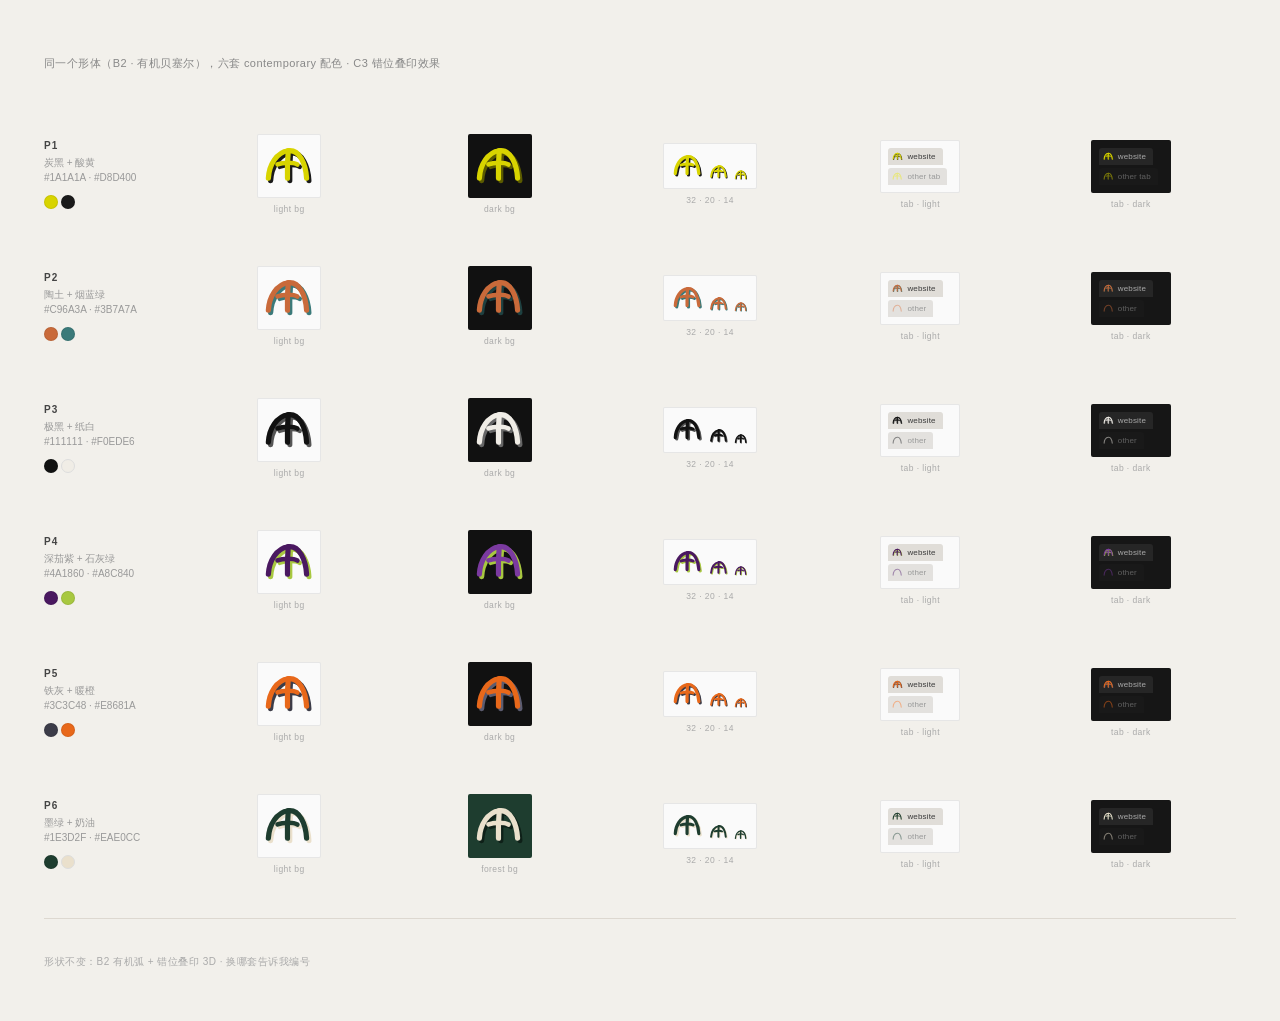
<file: favicon-contemporary.html>
<!DOCTYPE html>
<html lang="zh">
<head>
<meta charset="UTF-8">
<title>Favicon — Contemporary 配色</title>
<style>
  * { margin: 0; padding: 0; box-sizing: border-box; }
  body {
    background: #F2F0EB;
    font-family: -apple-system, 'Helvetica Neue', sans-serif;
    padding: 52px 44px;
    color: #1A1A1A;
  }
  .intro {
    font-size: 11px; color: #888; margin-bottom: 52px;
    line-height: 2; letter-spacing: 0.04em;
  }

  /* ── palette rows ── */
  .row {
    display: grid;
    grid-template-columns: 140px 1fr 1fr 1fr 1fr 1fr;
    align-items: center;
    margin-bottom: 36px;
    gap: 0;
  }
  .row-label {
    display: flex; flex-direction: column; gap: 4px;
  }
  .row-name {
    font-size: 10px; letter-spacing: 0.12em; text-transform: uppercase; color: #444;
    font-weight: 600;
  }
  .row-note {
    font-size: 10px; color: #999; line-height: 1.5;
  }
  .swatch-pair {
    display: flex; gap: 3px; margin-top: 6px;
  }
  .swatch {
    width: 14px; height: 14px; border-radius: 50%;
    border: 1px solid rgba(0,0,0,0.08);
  }

  .cell {
    display: flex; flex-direction: column; align-items: center; gap: 6px;
    padding: 8px;
  }
  .cell-label { font-size: 8.5px; color: #AAA; letter-spacing: 0.05em; }

  .preview {
    width: 64px; height: 64px;
    display: flex; align-items: center; justify-content: center;
    border: 1px solid rgba(0,0,0,0.08);
    border-radius: 2px;
  }
  .lt { background: #FAFAFA; }
  .dk { background: #111111; border-color: transparent; }

  .sz {
    display: flex; align-items: flex-end; gap: 5px;
    padding: 6px 8px; background: #FAFAFA; border: 1px solid rgba(0,0,0,0.08);
    border-radius: 2px;
  }
  .sz svg { display: block; }

  .tab-row {
    display: flex; flex-direction: column; gap: 3px;
    background: #FAFAFA; border: 1px solid rgba(0,0,0,0.08);
    padding: 7px; border-radius: 2px; min-width: 80px;
  }
  .tab {
    display: flex; align-items: center; gap: 4px;
    padding: 3px 7px 3px 4px; border-radius: 3px 3px 0 0;
    font-size: 8px; letter-spacing: 0.02em; width: fit-content;
    color: #3A3A3A;
  }
  .tab.active { background: #E0DDD8; }
  .tab.inact  { background: #CDCAC4; opacity: 0.5; }
  .tab svg { width: 11px; height: 11px; flex-shrink: 0; }
  .tab-dk { color: #AAA; }
  .tab-dk.active { background: #262626; }
  .tab-dk.inact  { background: #1C1C1C; opacity: 0.5; }

  hr { border: none; border-top: 1px solid #DDD8D0; margin: 20px 0 36px; }
  .section-title {
    font-size: 9px; letter-spacing: 0.15em; text-transform: uppercase;
    color: #AAA; margin-bottom: 28px;
  }
</style>
</head>
<body>

<p class="intro">同一个形体（B2 · 有机贝塞尔），六套 contemporary 配色 · C3 错位叠印效果</p>

<!-- macro: one row = label + 5 cells (lt 64, dk 64, sizes, tab-lt, tab-dk) -->

<!-- ══════════════════════════════════════════════
     P1 — 炭黑 + 酸黄  (Charcoal + Acid Yellow)
══════════════════════════════════════════════ -->
<div class="row">
  <div class="row-label">
    <div class="row-name">P1</div>
    <div class="row-note">炭黑 + 酸黄<br>#1A1A1A · #D8D400</div>
    <div class="swatch-pair">
      <div class="swatch" style="background:#D8D400"></div>
      <div class="swatch" style="background:#1A1A1A"></div>
    </div>
  </div>

  <!-- lt bg -->
  <div class="cell">
    <div class="preview lt">
      <svg width="52" height="52" viewBox="0 0 34 34" fill="none">
        <!-- back layer offset +1.5 +1.5 -->
        <path d="M 5 26.5 C 5.5 17.5 10.5 9.5 18 8.5 C 25.5 7.5 29.5 17.5 30 26.5" stroke="#1A1A1A" stroke-width="3.4" fill="none" stroke-linecap="round"/>
        <path d="M 18 8.5 C 17.5 14.5 17.3 19.5 17.5 26.5" stroke="#1A1A1A" stroke-width="3.4" fill="none" stroke-linecap="round"/>
        <path d="M 11 17.5 C 14.5 16 21.5 16 24 17.5" stroke="#1A1A1A" stroke-width="3" fill="none" stroke-linecap="round"/>
        <!-- front layer main -->
        <path d="M 3.5 25 C 4 16 9 8 16.5 7 C 24 6 28 16 28.5 25" stroke="#D8D400" stroke-width="3.4" fill="none" stroke-linecap="round"/>
        <path d="M 16.5 7 C 16 13 15.8 18 16 25" stroke="#D8D400" stroke-width="3.4" fill="none" stroke-linecap="round"/>
        <path d="M 9.5 16 C 13 14.5 20 14.5 22.5 16" stroke="#D8D400" stroke-width="3" fill="none" stroke-linecap="round"/>
      </svg>
    </div>
    <div class="cell-label">light bg</div>
  </div>

  <!-- dk bg -->
  <div class="cell">
    <div class="preview dk">
      <svg width="52" height="52" viewBox="0 0 34 34" fill="none">
        <path d="M 5 26.5 C 5.5 17.5 10.5 9.5 18 8.5 C 25.5 7.5 29.5 17.5 30 26.5" stroke="#5A5A00" stroke-width="3.4" fill="none" stroke-linecap="round"/>
        <path d="M 18 8.5 C 17.5 14.5 17.3 19.5 17.5 26.5" stroke="#5A5A00" stroke-width="3.4" fill="none" stroke-linecap="round"/>
        <path d="M 11 17.5 C 14.5 16 21.5 16 24 17.5" stroke="#5A5A00" stroke-width="3" fill="none" stroke-linecap="round"/>
        <path d="M 3.5 25 C 4 16 9 8 16.5 7 C 24 6 28 16 28.5 25" stroke="#D8D400" stroke-width="3.4" fill="none" stroke-linecap="round"/>
        <path d="M 16.5 7 C 16 13 15.8 18 16 25" stroke="#D8D400" stroke-width="3.4" fill="none" stroke-linecap="round"/>
        <path d="M 9.5 16 C 13 14.5 20 14.5 22.5 16" stroke="#D8D400" stroke-width="3" fill="none" stroke-linecap="round"/>
      </svg>
    </div>
    <div class="cell-label">dark bg</div>
  </div>

  <!-- sizes -->
  <div class="cell">
    <div class="sz">
      <svg width="32" height="32" viewBox="0 0 34 34" fill="none">
        <path d="M 5 26.5 C 5.5 17.5 10.5 9.5 18 8.5 C 25.5 7.5 29.5 17.5 30 26.5" stroke="#1A1A1A" stroke-width="3.4" fill="none" stroke-linecap="round"/>
        <path d="M 18 8.5 C 17.5 14.5 17.3 19.5 17.5 26.5" stroke="#1A1A1A" stroke-width="3.4" fill="none" stroke-linecap="round"/>
        <path d="M 11 17.5 C 14.5 16 21.5 16 24 17.5" stroke="#1A1A1A" stroke-width="3" fill="none" stroke-linecap="round"/>
        <path d="M 3.5 25 C 4 16 9 8 16.5 7 C 24 6 28 16 28.5 25" stroke="#D8D400" stroke-width="3.4" fill="none" stroke-linecap="round"/>
        <path d="M 16.5 7 C 16 13 15.8 18 16 25" stroke="#D8D400" stroke-width="3.4" fill="none" stroke-linecap="round"/>
        <path d="M 9.5 16 C 13 14.5 20 14.5 22.5 16" stroke="#D8D400" stroke-width="3" fill="none" stroke-linecap="round"/>
      </svg>
      <svg width="20" height="20" viewBox="0 0 34 34" fill="none">
        <path d="M 5 26.5 C 5.5 17.5 10.5 9.5 18 8.5 C 25.5 7.5 29.5 17.5 30 26.5" stroke="#1A1A1A" stroke-width="3.4" fill="none" stroke-linecap="round"/>
        <path d="M 18 8.5 C 17.5 14.5 17.3 19.5 17.5 26.5" stroke="#1A1A1A" stroke-width="3.4" fill="none" stroke-linecap="round"/>
        <path d="M 11 17.5 C 14.5 16 21.5 16 24 17.5" stroke="#1A1A1A" stroke-width="3" fill="none" stroke-linecap="round"/>
        <path d="M 3.5 25 C 4 16 9 8 16.5 7 C 24 6 28 16 28.5 25" stroke="#D8D400" stroke-width="3.4" fill="none" stroke-linecap="round"/>
        <path d="M 16.5 7 C 16 13 15.8 18 16 25" stroke="#D8D400" stroke-width="3.4" fill="none" stroke-linecap="round"/>
        <path d="M 9.5 16 C 13 14.5 20 14.5 22.5 16" stroke="#D8D400" stroke-width="3" fill="none" stroke-linecap="round"/>
      </svg>
      <svg width="14" height="14" viewBox="0 0 34 34" fill="none">
        <path d="M 5 26.5 C 5.5 17.5 10.5 9.5 18 8.5 C 25.5 7.5 29.5 17.5 30 26.5" stroke="#1A1A1A" stroke-width="3.4" fill="none" stroke-linecap="round"/>
        <path d="M 18 8.5 C 17.5 14.5 17.3 19.5 17.5 26.5" stroke="#1A1A1A" stroke-width="3.4" fill="none" stroke-linecap="round"/>
        <path d="M 11 17.5 C 14.5 16 21.5 16 24 17.5" stroke="#1A1A1A" stroke-width="3" fill="none" stroke-linecap="round"/>
        <path d="M 3.5 25 C 4 16 9 8 16.5 7 C 24 6 28 16 28.5 25" stroke="#D8D400" stroke-width="3.4" fill="none" stroke-linecap="round"/>
        <path d="M 16.5 7 C 16 13 15.8 18 16 25" stroke="#D8D400" stroke-width="3.4" fill="none" stroke-linecap="round"/>
        <path d="M 9.5 16 C 13 14.5 20 14.5 22.5 16" stroke="#D8D400" stroke-width="3" fill="none" stroke-linecap="round"/>
      </svg>
    </div>
    <div class="cell-label">32 · 20 · 14</div>
  </div>

  <!-- tab light -->
  <div class="cell">
    <div class="tab-row">
      <div class="tab active">
        <svg viewBox="0 0 34 34" fill="none"><path d="M 5 26.5 C 5.5 17.5 10.5 9.5 18 8.5 C 25.5 7.5 29.5 17.5 30 26.5" stroke="#1A1A1A" stroke-width="3.4" fill="none" stroke-linecap="round"/><path d="M 18 8.5 C 17.5 14.5 17.3 19.5 17.5 26.5" stroke="#1A1A1A" stroke-width="3.4" fill="none" stroke-linecap="round"/><path d="M 11 17.5 C 14.5 16 21.5 16 24 17.5" stroke="#1A1A1A" stroke-width="3" fill="none" stroke-linecap="round"/><path d="M 3.5 25 C 4 16 9 8 16.5 7 C 24 6 28 16 28.5 25" stroke="#D8D400" stroke-width="3.4" fill="none" stroke-linecap="round"/><path d="M 16.5 7 C 16 13 15.8 18 16 25" stroke="#D8D400" stroke-width="3.4" fill="none" stroke-linecap="round"/><path d="M 9.5 16 C 13 14.5 20 14.5 22.5 16" stroke="#D8D400" stroke-width="3" fill="none" stroke-linecap="round"/></svg>
        website
      </div>
      <div class="tab inact">
        <svg viewBox="0 0 34 34" fill="none"><path d="M 3.5 25 C 4 16 9 8 16.5 7 C 24 6 28 16 28.5 25" stroke="#D8D400" stroke-width="3.4" fill="none" stroke-linecap="round"/><path d="M 16.5 7 C 16 13 15.8 18 16 25" stroke="#D8D400" stroke-width="3.4" fill="none" stroke-linecap="round"/><path d="M 9.5 16 C 13 14.5 20 14.5 22.5 16" stroke="#D8D400" stroke-width="3" fill="none" stroke-linecap="round"/></svg>
        other tab
      </div>
    </div>
    <div class="cell-label">tab · light</div>
  </div>

  <!-- tab dark -->
  <div class="cell">
    <div class="tab-row" style="background:#161616; border-color:transparent">
      <div class="tab tab-dk active">
        <svg viewBox="0 0 34 34" fill="none"><path d="M 5 26.5 C 5.5 17.5 10.5 9.5 18 8.5 C 25.5 7.5 29.5 17.5 30 26.5" stroke="#5A5A00" stroke-width="3.4" fill="none" stroke-linecap="round"/><path d="M 18 8.5 C 17.5 14.5 17.3 19.5 17.5 26.5" stroke="#5A5A00" stroke-width="3.4" fill="none" stroke-linecap="round"/><path d="M 11 17.5 C 14.5 16 21.5 16 24 17.5" stroke="#5A5A00" stroke-width="3" fill="none" stroke-linecap="round"/><path d="M 3.5 25 C 4 16 9 8 16.5 7 C 24 6 28 16 28.5 25" stroke="#D8D400" stroke-width="3.4" fill="none" stroke-linecap="round"/><path d="M 16.5 7 C 16 13 15.8 18 16 25" stroke="#D8D400" stroke-width="3.4" fill="none" stroke-linecap="round"/><path d="M 9.5 16 C 13 14.5 20 14.5 22.5 16" stroke="#D8D400" stroke-width="3" fill="none" stroke-linecap="round"/></svg>
        website
      </div>
      <div class="tab tab-dk inact">
        <svg viewBox="0 0 34 34" fill="none"><path d="M 3.5 25 C 4 16 9 8 16.5 7 C 24 6 28 16 28.5 25" stroke="#D8D400" stroke-width="3.4" fill="none" stroke-linecap="round"/><path d="M 16.5 7 C 16 13 15.8 18 16 25" stroke="#D8D400" stroke-width="3.4" fill="none" stroke-linecap="round"/><path d="M 9.5 16 C 13 14.5 20 14.5 22.5 16" stroke="#D8D400" stroke-width="3" fill="none" stroke-linecap="round"/></svg>
        other tab
      </div>
    </div>
    <div class="cell-label">tab · dark</div>
  </div>
</div>

<!-- ══════════════════════════════════════════════
     P2 — 陶土 + 烟蓝绿  (Terracotta + Teal)
══════════════════════════════════════════════ -->
<div class="row">
  <div class="row-label">
    <div class="row-name">P2</div>
    <div class="row-note">陶土 + 烟蓝绿<br>#C96A3A · #3B7A7A</div>
    <div class="swatch-pair">
      <div class="swatch" style="background:#C96A3A"></div>
      <div class="swatch" style="background:#3B7A7A"></div>
    </div>
  </div>

  <div class="cell">
    <div class="preview lt">
      <svg width="52" height="52" viewBox="0 0 34 34" fill="none">
        <path d="M 5 26.5 C 5.5 17.5 10.5 9.5 18 8.5 C 25.5 7.5 29.5 17.5 30 26.5" stroke="#3B7A7A" stroke-width="3.4" fill="none" stroke-linecap="round"/>
        <path d="M 18 8.5 C 17.5 14.5 17.3 19.5 17.5 26.5" stroke="#3B7A7A" stroke-width="3.4" fill="none" stroke-linecap="round"/>
        <path d="M 11 17.5 C 14.5 16 21.5 16 24 17.5" stroke="#3B7A7A" stroke-width="3" fill="none" stroke-linecap="round"/>
        <path d="M 3.5 25 C 4 16 9 8 16.5 7 C 24 6 28 16 28.5 25" stroke="#C96A3A" stroke-width="3.4" fill="none" stroke-linecap="round"/>
        <path d="M 16.5 7 C 16 13 15.8 18 16 25" stroke="#C96A3A" stroke-width="3.4" fill="none" stroke-linecap="round"/>
        <path d="M 9.5 16 C 13 14.5 20 14.5 22.5 16" stroke="#C96A3A" stroke-width="3" fill="none" stroke-linecap="round"/>
      </svg>
    </div>
    <div class="cell-label">light bg</div>
  </div>

  <div class="cell">
    <div class="preview dk">
      <svg width="52" height="52" viewBox="0 0 34 34" fill="none">
        <path d="M 5 26.5 C 5.5 17.5 10.5 9.5 18 8.5 C 25.5 7.5 29.5 17.5 30 26.5" stroke="#1E4040" stroke-width="3.4" fill="none" stroke-linecap="round"/>
        <path d="M 18 8.5 C 17.5 14.5 17.3 19.5 17.5 26.5" stroke="#1E4040" stroke-width="3.4" fill="none" stroke-linecap="round"/>
        <path d="M 11 17.5 C 14.5 16 21.5 16 24 17.5" stroke="#1E4040" stroke-width="3" fill="none" stroke-linecap="round"/>
        <path d="M 3.5 25 C 4 16 9 8 16.5 7 C 24 6 28 16 28.5 25" stroke="#C96A3A" stroke-width="3.4" fill="none" stroke-linecap="round"/>
        <path d="M 16.5 7 C 16 13 15.8 18 16 25" stroke="#C96A3A" stroke-width="3.4" fill="none" stroke-linecap="round"/>
        <path d="M 9.5 16 C 13 14.5 20 14.5 22.5 16" stroke="#C96A3A" stroke-width="3" fill="none" stroke-linecap="round"/>
      </svg>
    </div>
    <div class="cell-label">dark bg</div>
  </div>

  <div class="cell">
    <div class="sz">
      <svg width="32" height="32" viewBox="0 0 34 34" fill="none"><path d="M 5 26.5 C 5.5 17.5 10.5 9.5 18 8.5 C 25.5 7.5 29.5 17.5 30 26.5" stroke="#3B7A7A" stroke-width="3.4" fill="none" stroke-linecap="round"/><path d="M 18 8.5 C 17.5 14.5 17.3 19.5 17.5 26.5" stroke="#3B7A7A" stroke-width="3.4" fill="none" stroke-linecap="round"/><path d="M 11 17.5 C 14.5 16 21.5 16 24 17.5" stroke="#3B7A7A" stroke-width="3" fill="none" stroke-linecap="round"/><path d="M 3.5 25 C 4 16 9 8 16.5 7 C 24 6 28 16 28.5 25" stroke="#C96A3A" stroke-width="3.4" fill="none" stroke-linecap="round"/><path d="M 16.5 7 C 16 13 15.8 18 16 25" stroke="#C96A3A" stroke-width="3.4" fill="none" stroke-linecap="round"/><path d="M 9.5 16 C 13 14.5 20 14.5 22.5 16" stroke="#C96A3A" stroke-width="3" fill="none" stroke-linecap="round"/></svg>
      <svg width="20" height="20" viewBox="0 0 34 34" fill="none"><path d="M 5 26.5 C 5.5 17.5 10.5 9.5 18 8.5 C 25.5 7.5 29.5 17.5 30 26.5" stroke="#3B7A7A" stroke-width="3.4" fill="none" stroke-linecap="round"/><path d="M 18 8.5 C 17.5 14.5 17.3 19.5 17.5 26.5" stroke="#3B7A7A" stroke-width="3.4" fill="none" stroke-linecap="round"/><path d="M 11 17.5 C 14.5 16 21.5 16 24 17.5" stroke="#3B7A7A" stroke-width="3" fill="none" stroke-linecap="round"/><path d="M 3.5 25 C 4 16 9 8 16.5 7 C 24 6 28 16 28.5 25" stroke="#C96A3A" stroke-width="3.4" fill="none" stroke-linecap="round"/><path d="M 16.5 7 C 16 13 15.8 18 16 25" stroke="#C96A3A" stroke-width="3.4" fill="none" stroke-linecap="round"/><path d="M 9.5 16 C 13 14.5 20 14.5 22.5 16" stroke="#C96A3A" stroke-width="3" fill="none" stroke-linecap="round"/></svg>
      <svg width="14" height="14" viewBox="0 0 34 34" fill="none"><path d="M 5 26.5 C 5.5 17.5 10.5 9.5 18 8.5 C 25.5 7.5 29.5 17.5 30 26.5" stroke="#3B7A7A" stroke-width="3.4" fill="none" stroke-linecap="round"/><path d="M 18 8.5 C 17.5 14.5 17.3 19.5 17.5 26.5" stroke="#3B7A7A" stroke-width="3.4" fill="none" stroke-linecap="round"/><path d="M 11 17.5 C 14.5 16 21.5 16 24 17.5" stroke="#3B7A7A" stroke-width="3" fill="none" stroke-linecap="round"/><path d="M 3.5 25 C 4 16 9 8 16.5 7 C 24 6 28 16 28.5 25" stroke="#C96A3A" stroke-width="3.4" fill="none" stroke-linecap="round"/><path d="M 16.5 7 C 16 13 15.8 18 16 25" stroke="#C96A3A" stroke-width="3.4" fill="none" stroke-linecap="round"/><path d="M 9.5 16 C 13 14.5 20 14.5 22.5 16" stroke="#C96A3A" stroke-width="3" fill="none" stroke-linecap="round"/></svg>
    </div>
    <div class="cell-label">32 · 20 · 14</div>
  </div>

  <div class="cell">
    <div class="tab-row">
      <div class="tab active"><svg viewBox="0 0 34 34" fill="none"><path d="M 5 26.5 C 5.5 17.5 10.5 9.5 18 8.5 C 25.5 7.5 29.5 17.5 30 26.5" stroke="#3B7A7A" stroke-width="3.4" fill="none" stroke-linecap="round"/><path d="M 18 8.5 C 17.5 14.5 17.3 19.5 17.5 26.5" stroke="#3B7A7A" stroke-width="3.4" fill="none" stroke-linecap="round"/><path d="M 11 17.5 C 14.5 16 21.5 16 24 17.5" stroke="#3B7A7A" stroke-width="3" fill="none" stroke-linecap="round"/><path d="M 3.5 25 C 4 16 9 8 16.5 7 C 24 6 28 16 28.5 25" stroke="#C96A3A" stroke-width="3.4" fill="none" stroke-linecap="round"/><path d="M 16.5 7 C 16 13 15.8 18 16 25" stroke="#C96A3A" stroke-width="3.4" fill="none" stroke-linecap="round"/><path d="M 9.5 16 C 13 14.5 20 14.5 22.5 16" stroke="#C96A3A" stroke-width="3" fill="none" stroke-linecap="round"/></svg>website</div>
      <div class="tab inact"><svg viewBox="0 0 34 34" fill="none"><path d="M 3.5 25 C 4 16 9 8 16.5 7 C 24 6 28 16 28.5 25" stroke="#C96A3A" stroke-width="3.4" fill="none" stroke-linecap="round"/></svg>other</div>
    </div>
    <div class="cell-label">tab · light</div>
  </div>

  <div class="cell">
    <div class="tab-row" style="background:#161616; border-color:transparent">
      <div class="tab tab-dk active"><svg viewBox="0 0 34 34" fill="none"><path d="M 5 26.5 C 5.5 17.5 10.5 9.5 18 8.5 C 25.5 7.5 29.5 17.5 30 26.5" stroke="#1E4040" stroke-width="3.4" fill="none" stroke-linecap="round"/><path d="M 18 8.5 C 17.5 14.5 17.3 19.5 17.5 26.5" stroke="#1E4040" stroke-width="3.4" fill="none" stroke-linecap="round"/><path d="M 11 17.5 C 14.5 16 21.5 16 24 17.5" stroke="#1E4040" stroke-width="3" fill="none" stroke-linecap="round"/><path d="M 3.5 25 C 4 16 9 8 16.5 7 C 24 6 28 16 28.5 25" stroke="#C96A3A" stroke-width="3.4" fill="none" stroke-linecap="round"/><path d="M 16.5 7 C 16 13 15.8 18 16 25" stroke="#C96A3A" stroke-width="3.4" fill="none" stroke-linecap="round"/><path d="M 9.5 16 C 13 14.5 20 14.5 22.5 16" stroke="#C96A3A" stroke-width="3" fill="none" stroke-linecap="round"/></svg>website</div>
      <div class="tab tab-dk inact"><svg viewBox="0 0 34 34" fill="none"><path d="M 3.5 25 C 4 16 9 8 16.5 7 C 24 6 28 16 28.5 25" stroke="#C96A3A" stroke-width="3.4" fill="none" stroke-linecap="round"/></svg>other</div>
    </div>
    <div class="cell-label">tab · dark</div>
  </div>
</div>

<!-- ══════════════════════════════════════════════
     P3 — 纯黑 + 纸白  (Black + Off-White)
══════════════════════════════════════════════ -->
<div class="row">
  <div class="row-label">
    <div class="row-name">P3</div>
    <div class="row-note">极黑 + 纸白<br>#111111 · #F0EDE6</div>
    <div class="swatch-pair">
      <div class="swatch" style="background:#111111"></div>
      <div class="swatch" style="background:#F0EDE6; border:1px solid #DDD"></div>
    </div>
  </div>

  <div class="cell">
    <div class="preview lt">
      <svg width="52" height="52" viewBox="0 0 34 34" fill="none">
        <!-- misreg: back layer black, slight offset -->
        <path d="M 5 26.5 C 5.5 17.5 10.5 9.5 18 8.5 C 25.5 7.5 29.5 17.5 30 26.5" stroke="#555" stroke-width="3.4" fill="none" stroke-linecap="round"/>
        <path d="M 18 8.5 C 17.5 14.5 17.3 19.5 17.5 26.5" stroke="#555" stroke-width="3.4" fill="none" stroke-linecap="round"/>
        <path d="M 11 17.5 C 14.5 16 21.5 16 24 17.5" stroke="#555" stroke-width="3" fill="none" stroke-linecap="round"/>
        <path d="M 3.5 25 C 4 16 9 8 16.5 7 C 24 6 28 16 28.5 25" stroke="#111" stroke-width="3.4" fill="none" stroke-linecap="round"/>
        <path d="M 16.5 7 C 16 13 15.8 18 16 25" stroke="#111" stroke-width="3.4" fill="none" stroke-linecap="round"/>
        <path d="M 9.5 16 C 13 14.5 20 14.5 22.5 16" stroke="#111" stroke-width="3" fill="none" stroke-linecap="round"/>
      </svg>
    </div>
    <div class="cell-label">light bg</div>
  </div>

  <div class="cell">
    <div class="preview dk">
      <svg width="52" height="52" viewBox="0 0 34 34" fill="none">
        <path d="M 5 26.5 C 5.5 17.5 10.5 9.5 18 8.5 C 25.5 7.5 29.5 17.5 30 26.5" stroke="#666" stroke-width="3.4" fill="none" stroke-linecap="round"/>
        <path d="M 18 8.5 C 17.5 14.5 17.3 19.5 17.5 26.5" stroke="#666" stroke-width="3.4" fill="none" stroke-linecap="round"/>
        <path d="M 11 17.5 C 14.5 16 21.5 16 24 17.5" stroke="#666" stroke-width="3" fill="none" stroke-linecap="round"/>
        <path d="M 3.5 25 C 4 16 9 8 16.5 7 C 24 6 28 16 28.5 25" stroke="#F0EDE6" stroke-width="3.4" fill="none" stroke-linecap="round"/>
        <path d="M 16.5 7 C 16 13 15.8 18 16 25" stroke="#F0EDE6" stroke-width="3.4" fill="none" stroke-linecap="round"/>
        <path d="M 9.5 16 C 13 14.5 20 14.5 22.5 16" stroke="#F0EDE6" stroke-width="3" fill="none" stroke-linecap="round"/>
      </svg>
    </div>
    <div class="cell-label">dark bg</div>
  </div>

  <div class="cell">
    <div class="sz">
      <svg width="32" height="32" viewBox="0 0 34 34" fill="none"><path d="M 5 26.5 C 5.5 17.5 10.5 9.5 18 8.5 C 25.5 7.5 29.5 17.5 30 26.5" stroke="#555" stroke-width="3.4" fill="none" stroke-linecap="round"/><path d="M 18 8.5 C 17.5 14.5 17.3 19.5 17.5 26.5" stroke="#555" stroke-width="3.4" fill="none" stroke-linecap="round"/><path d="M 11 17.5 C 14.5 16 21.5 16 24 17.5" stroke="#555" stroke-width="3" fill="none" stroke-linecap="round"/><path d="M 3.5 25 C 4 16 9 8 16.5 7 C 24 6 28 16 28.5 25" stroke="#111" stroke-width="3.4" fill="none" stroke-linecap="round"/><path d="M 16.5 7 C 16 13 15.8 18 16 25" stroke="#111" stroke-width="3.4" fill="none" stroke-linecap="round"/><path d="M 9.5 16 C 13 14.5 20 14.5 22.5 16" stroke="#111" stroke-width="3" fill="none" stroke-linecap="round"/></svg>
      <svg width="20" height="20" viewBox="0 0 34 34" fill="none"><path d="M 5 26.5 C 5.5 17.5 10.5 9.5 18 8.5 C 25.5 7.5 29.5 17.5 30 26.5" stroke="#555" stroke-width="3.4" fill="none" stroke-linecap="round"/><path d="M 18 8.5 C 17.5 14.5 17.3 19.5 17.5 26.5" stroke="#555" stroke-width="3.4" fill="none" stroke-linecap="round"/><path d="M 11 17.5 C 14.5 16 21.5 16 24 17.5" stroke="#555" stroke-width="3" fill="none" stroke-linecap="round"/><path d="M 3.5 25 C 4 16 9 8 16.5 7 C 24 6 28 16 28.5 25" stroke="#111" stroke-width="3.4" fill="none" stroke-linecap="round"/><path d="M 16.5 7 C 16 13 15.8 18 16 25" stroke="#111" stroke-width="3.4" fill="none" stroke-linecap="round"/><path d="M 9.5 16 C 13 14.5 20 14.5 22.5 16" stroke="#111" stroke-width="3" fill="none" stroke-linecap="round"/></svg>
      <svg width="14" height="14" viewBox="0 0 34 34" fill="none"><path d="M 5 26.5 C 5.5 17.5 10.5 9.5 18 8.5 C 25.5 7.5 29.5 17.5 30 26.5" stroke="#555" stroke-width="3.4" fill="none" stroke-linecap="round"/><path d="M 18 8.5 C 17.5 14.5 17.3 19.5 17.5 26.5" stroke="#555" stroke-width="3.4" fill="none" stroke-linecap="round"/><path d="M 11 17.5 C 14.5 16 21.5 16 24 17.5" stroke="#555" stroke-width="3" fill="none" stroke-linecap="round"/><path d="M 3.5 25 C 4 16 9 8 16.5 7 C 24 6 28 16 28.5 25" stroke="#111" stroke-width="3.4" fill="none" stroke-linecap="round"/><path d="M 16.5 7 C 16 13 15.8 18 16 25" stroke="#111" stroke-width="3.4" fill="none" stroke-linecap="round"/><path d="M 9.5 16 C 13 14.5 20 14.5 22.5 16" stroke="#111" stroke-width="3" fill="none" stroke-linecap="round"/></svg>
    </div>
    <div class="cell-label">32 · 20 · 14</div>
  </div>

  <div class="cell">
    <div class="tab-row">
      <div class="tab active"><svg viewBox="0 0 34 34" fill="none"><path d="M 5 26.5 C 5.5 17.5 10.5 9.5 18 8.5 C 25.5 7.5 29.5 17.5 30 26.5" stroke="#555" stroke-width="3.4" fill="none" stroke-linecap="round"/><path d="M 18 8.5 C 17.5 14.5 17.3 19.5 17.5 26.5" stroke="#555" stroke-width="3.4" fill="none" stroke-linecap="round"/><path d="M 11 17.5 C 14.5 16 21.5 16 24 17.5" stroke="#555" stroke-width="3" fill="none" stroke-linecap="round"/><path d="M 3.5 25 C 4 16 9 8 16.5 7 C 24 6 28 16 28.5 25" stroke="#111" stroke-width="3.4" fill="none" stroke-linecap="round"/><path d="M 16.5 7 C 16 13 15.8 18 16 25" stroke="#111" stroke-width="3.4" fill="none" stroke-linecap="round"/><path d="M 9.5 16 C 13 14.5 20 14.5 22.5 16" stroke="#111" stroke-width="3" fill="none" stroke-linecap="round"/></svg>website</div>
      <div class="tab inact"><svg viewBox="0 0 34 34" fill="none"><path d="M 3.5 25 C 4 16 9 8 16.5 7 C 24 6 28 16 28.5 25" stroke="#111" stroke-width="3.4" fill="none" stroke-linecap="round"/></svg>other</div>
    </div>
    <div class="cell-label">tab · light</div>
  </div>

  <div class="cell">
    <div class="tab-row" style="background:#161616; border-color:transparent">
      <div class="tab tab-dk active"><svg viewBox="0 0 34 34" fill="none"><path d="M 5 26.5 C 5.5 17.5 10.5 9.5 18 8.5 C 25.5 7.5 29.5 17.5 30 26.5" stroke="#666" stroke-width="3.4" fill="none" stroke-linecap="round"/><path d="M 18 8.5 C 17.5 14.5 17.3 19.5 17.5 26.5" stroke="#666" stroke-width="3.4" fill="none" stroke-linecap="round"/><path d="M 11 17.5 C 14.5 16 21.5 16 24 17.5" stroke="#666" stroke-width="3" fill="none" stroke-linecap="round"/><path d="M 3.5 25 C 4 16 9 8 16.5 7 C 24 6 28 16 28.5 25" stroke="#F0EDE6" stroke-width="3.4" fill="none" stroke-linecap="round"/><path d="M 16.5 7 C 16 13 15.8 18 16 25" stroke="#F0EDE6" stroke-width="3.4" fill="none" stroke-linecap="round"/><path d="M 9.5 16 C 13 14.5 20 14.5 22.5 16" stroke="#F0EDE6" stroke-width="3" fill="none" stroke-linecap="round"/></svg>website</div>
      <div class="tab tab-dk inact"><svg viewBox="0 0 34 34" fill="none"><path d="M 3.5 25 C 4 16 9 8 16.5 7 C 24 6 28 16 28.5 25" stroke="#F0EDE6" stroke-width="3.4" fill="none" stroke-linecap="round"/></svg>other</div>
    </div>
    <div class="cell-label">tab · dark</div>
  </div>
</div>

<!-- ══════════════════════════════════════════════
     P4 — 深茄紫 + 石灰绿  (Aubergine + Lime)
══════════════════════════════════════════════ -->
<div class="row">
  <div class="row-label">
    <div class="row-name">P4</div>
    <div class="row-note">深茄紫 + 石灰绿<br>#4A1860 · #A8C840</div>
    <div class="swatch-pair">
      <div class="swatch" style="background:#4A1860"></div>
      <div class="swatch" style="background:#A8C840"></div>
    </div>
  </div>

  <div class="cell">
    <div class="preview lt">
      <svg width="52" height="52" viewBox="0 0 34 34" fill="none">
        <path d="M 5 26.5 C 5.5 17.5 10.5 9.5 18 8.5 C 25.5 7.5 29.5 17.5 30 26.5" stroke="#A8C840" stroke-width="3.4" fill="none" stroke-linecap="round"/>
        <path d="M 18 8.5 C 17.5 14.5 17.3 19.5 17.5 26.5" stroke="#A8C840" stroke-width="3.4" fill="none" stroke-linecap="round"/>
        <path d="M 11 17.5 C 14.5 16 21.5 16 24 17.5" stroke="#A8C840" stroke-width="3" fill="none" stroke-linecap="round"/>
        <path d="M 3.5 25 C 4 16 9 8 16.5 7 C 24 6 28 16 28.5 25" stroke="#4A1860" stroke-width="3.4" fill="none" stroke-linecap="round"/>
        <path d="M 16.5 7 C 16 13 15.8 18 16 25" stroke="#4A1860" stroke-width="3.4" fill="none" stroke-linecap="round"/>
        <path d="M 9.5 16 C 13 14.5 20 14.5 22.5 16" stroke="#4A1860" stroke-width="3" fill="none" stroke-linecap="round"/>
      </svg>
    </div>
    <div class="cell-label">light bg</div>
  </div>

  <div class="cell">
    <div class="preview dk">
      <svg width="52" height="52" viewBox="0 0 34 34" fill="none">
        <path d="M 5 26.5 C 5.5 17.5 10.5 9.5 18 8.5 C 25.5 7.5 29.5 17.5 30 26.5" stroke="#A8C840" stroke-width="3.4" fill="none" stroke-linecap="round"/>
        <path d="M 18 8.5 C 17.5 14.5 17.3 19.5 17.5 26.5" stroke="#A8C840" stroke-width="3.4" fill="none" stroke-linecap="round"/>
        <path d="M 11 17.5 C 14.5 16 21.5 16 24 17.5" stroke="#A8C840" stroke-width="3" fill="none" stroke-linecap="round"/>
        <path d="M 3.5 25 C 4 16 9 8 16.5 7 C 24 6 28 16 28.5 25" stroke="#7B3AA0" stroke-width="3.4" fill="none" stroke-linecap="round"/>
        <path d="M 16.5 7 C 16 13 15.8 18 16 25" stroke="#7B3AA0" stroke-width="3.4" fill="none" stroke-linecap="round"/>
        <path d="M 9.5 16 C 13 14.5 20 14.5 22.5 16" stroke="#7B3AA0" stroke-width="3" fill="none" stroke-linecap="round"/>
      </svg>
    </div>
    <div class="cell-label">dark bg</div>
  </div>

  <div class="cell">
    <div class="sz">
      <svg width="32" height="32" viewBox="0 0 34 34" fill="none"><path d="M 5 26.5 C 5.5 17.5 10.5 9.5 18 8.5 C 25.5 7.5 29.5 17.5 30 26.5" stroke="#A8C840" stroke-width="3.4" fill="none" stroke-linecap="round"/><path d="M 18 8.5 C 17.5 14.5 17.3 19.5 17.5 26.5" stroke="#A8C840" stroke-width="3.4" fill="none" stroke-linecap="round"/><path d="M 11 17.5 C 14.5 16 21.5 16 24 17.5" stroke="#A8C840" stroke-width="3" fill="none" stroke-linecap="round"/><path d="M 3.5 25 C 4 16 9 8 16.5 7 C 24 6 28 16 28.5 25" stroke="#4A1860" stroke-width="3.4" fill="none" stroke-linecap="round"/><path d="M 16.5 7 C 16 13 15.8 18 16 25" stroke="#4A1860" stroke-width="3.4" fill="none" stroke-linecap="round"/><path d="M 9.5 16 C 13 14.5 20 14.5 22.5 16" stroke="#4A1860" stroke-width="3" fill="none" stroke-linecap="round"/></svg>
      <svg width="20" height="20" viewBox="0 0 34 34" fill="none"><path d="M 5 26.5 C 5.5 17.5 10.5 9.5 18 8.5 C 25.5 7.5 29.5 17.5 30 26.5" stroke="#A8C840" stroke-width="3.4" fill="none" stroke-linecap="round"/><path d="M 18 8.5 C 17.5 14.5 17.3 19.5 17.5 26.5" stroke="#A8C840" stroke-width="3.4" fill="none" stroke-linecap="round"/><path d="M 11 17.5 C 14.5 16 21.5 16 24 17.5" stroke="#A8C840" stroke-width="3" fill="none" stroke-linecap="round"/><path d="M 3.5 25 C 4 16 9 8 16.5 7 C 24 6 28 16 28.5 25" stroke="#4A1860" stroke-width="3.4" fill="none" stroke-linecap="round"/><path d="M 16.5 7 C 16 13 15.8 18 16 25" stroke="#4A1860" stroke-width="3.4" fill="none" stroke-linecap="round"/><path d="M 9.5 16 C 13 14.5 20 14.5 22.5 16" stroke="#4A1860" stroke-width="3" fill="none" stroke-linecap="round"/></svg>
      <svg width="14" height="14" viewBox="0 0 34 34" fill="none"><path d="M 5 26.5 C 5.5 17.5 10.5 9.5 18 8.5 C 25.5 7.5 29.5 17.5 30 26.5" stroke="#A8C840" stroke-width="3.4" fill="none" stroke-linecap="round"/><path d="M 18 8.5 C 17.5 14.5 17.3 19.5 17.5 26.5" stroke="#A8C840" stroke-width="3.4" fill="none" stroke-linecap="round"/><path d="M 11 17.5 C 14.5 16 21.5 16 24 17.5" stroke="#A8C840" stroke-width="3" fill="none" stroke-linecap="round"/><path d="M 3.5 25 C 4 16 9 8 16.5 7 C 24 6 28 16 28.5 25" stroke="#4A1860" stroke-width="3.4" fill="none" stroke-linecap="round"/><path d="M 16.5 7 C 16 13 15.8 18 16 25" stroke="#4A1860" stroke-width="3.4" fill="none" stroke-linecap="round"/><path d="M 9.5 16 C 13 14.5 20 14.5 22.5 16" stroke="#4A1860" stroke-width="3" fill="none" stroke-linecap="round"/></svg>
    </div>
    <div class="cell-label">32 · 20 · 14</div>
  </div>

  <div class="cell">
    <div class="tab-row">
      <div class="tab active"><svg viewBox="0 0 34 34" fill="none"><path d="M 5 26.5 C 5.5 17.5 10.5 9.5 18 8.5 C 25.5 7.5 29.5 17.5 30 26.5" stroke="#A8C840" stroke-width="3.4" fill="none" stroke-linecap="round"/><path d="M 18 8.5 C 17.5 14.5 17.3 19.5 17.5 26.5" stroke="#A8C840" stroke-width="3.4" fill="none" stroke-linecap="round"/><path d="M 11 17.5 C 14.5 16 21.5 16 24 17.5" stroke="#A8C840" stroke-width="3" fill="none" stroke-linecap="round"/><path d="M 3.5 25 C 4 16 9 8 16.5 7 C 24 6 28 16 28.5 25" stroke="#4A1860" stroke-width="3.4" fill="none" stroke-linecap="round"/><path d="M 16.5 7 C 16 13 15.8 18 16 25" stroke="#4A1860" stroke-width="3.4" fill="none" stroke-linecap="round"/><path d="M 9.5 16 C 13 14.5 20 14.5 22.5 16" stroke="#4A1860" stroke-width="3" fill="none" stroke-linecap="round"/></svg>website</div>
      <div class="tab inact"><svg viewBox="0 0 34 34" fill="none"><path d="M 3.5 25 C 4 16 9 8 16.5 7 C 24 6 28 16 28.5 25" stroke="#4A1860" stroke-width="3.4" fill="none" stroke-linecap="round"/></svg>other</div>
    </div>
    <div class="cell-label">tab · light</div>
  </div>

  <div class="cell">
    <div class="tab-row" style="background:#161616; border-color:transparent">
      <div class="tab tab-dk active"><svg viewBox="0 0 34 34" fill="none"><path d="M 5 26.5 C 5.5 17.5 10.5 9.5 18 8.5 C 25.5 7.5 29.5 17.5 30 26.5" stroke="#A8C840" stroke-width="3.4" fill="none" stroke-linecap="round"/><path d="M 18 8.5 C 17.5 14.5 17.3 19.5 17.5 26.5" stroke="#A8C840" stroke-width="3.4" fill="none" stroke-linecap="round"/><path d="M 11 17.5 C 14.5 16 21.5 16 24 17.5" stroke="#A8C840" stroke-width="3" fill="none" stroke-linecap="round"/><path d="M 3.5 25 C 4 16 9 8 16.5 7 C 24 6 28 16 28.5 25" stroke="#7B3AA0" stroke-width="3.4" fill="none" stroke-linecap="round"/><path d="M 16.5 7 C 16 13 15.8 18 16 25" stroke="#7B3AA0" stroke-width="3.4" fill="none" stroke-linecap="round"/><path d="M 9.5 16 C 13 14.5 20 14.5 22.5 16" stroke="#7B3AA0" stroke-width="3" fill="none" stroke-linecap="round"/></svg>website</div>
      <div class="tab tab-dk inact"><svg viewBox="0 0 34 34" fill="none"><path d="M 3.5 25 C 4 16 9 8 16.5 7 C 24 6 28 16 28.5 25" stroke="#7B3AA0" stroke-width="3.4" fill="none" stroke-linecap="round"/></svg>other</div>
    </div>
    <div class="cell-label">tab · dark</div>
  </div>
</div>

<!-- ══════════════════════════════════════════════
     P5 — 铁灰 + 暖橙  (Slate + Warm Orange)
══════════════════════════════════════════════ -->
<div class="row">
  <div class="row-label">
    <div class="row-name">P5</div>
    <div class="row-note">铁灰 + 暖橙<br>#3C3C48 · #E8681A</div>
    <div class="swatch-pair">
      <div class="swatch" style="background:#3C3C48"></div>
      <div class="swatch" style="background:#E8681A"></div>
    </div>
  </div>

  <div class="cell">
    <div class="preview lt">
      <svg width="52" height="52" viewBox="0 0 34 34" fill="none">
        <path d="M 5 26.5 C 5.5 17.5 10.5 9.5 18 8.5 C 25.5 7.5 29.5 17.5 30 26.5" stroke="#3C3C48" stroke-width="3.4" fill="none" stroke-linecap="round"/>
        <path d="M 18 8.5 C 17.5 14.5 17.3 19.5 17.5 26.5" stroke="#3C3C48" stroke-width="3.4" fill="none" stroke-linecap="round"/>
        <path d="M 11 17.5 C 14.5 16 21.5 16 24 17.5" stroke="#3C3C48" stroke-width="3" fill="none" stroke-linecap="round"/>
        <path d="M 3.5 25 C 4 16 9 8 16.5 7 C 24 6 28 16 28.5 25" stroke="#E8681A" stroke-width="3.4" fill="none" stroke-linecap="round"/>
        <path d="M 16.5 7 C 16 13 15.8 18 16 25" stroke="#E8681A" stroke-width="3.4" fill="none" stroke-linecap="round"/>
        <path d="M 9.5 16 C 13 14.5 20 14.5 22.5 16" stroke="#E8681A" stroke-width="3" fill="none" stroke-linecap="round"/>
      </svg>
    </div>
    <div class="cell-label">light bg</div>
  </div>

  <div class="cell">
    <div class="preview dk">
      <svg width="52" height="52" viewBox="0 0 34 34" fill="none">
        <path d="M 5 26.5 C 5.5 17.5 10.5 9.5 18 8.5 C 25.5 7.5 29.5 17.5 30 26.5" stroke="#5C5C70" stroke-width="3.4" fill="none" stroke-linecap="round"/>
        <path d="M 18 8.5 C 17.5 14.5 17.3 19.5 17.5 26.5" stroke="#5C5C70" stroke-width="3.4" fill="none" stroke-linecap="round"/>
        <path d="M 11 17.5 C 14.5 16 21.5 16 24 17.5" stroke="#5C5C70" stroke-width="3" fill="none" stroke-linecap="round"/>
        <path d="M 3.5 25 C 4 16 9 8 16.5 7 C 24 6 28 16 28.5 25" stroke="#E8681A" stroke-width="3.4" fill="none" stroke-linecap="round"/>
        <path d="M 16.5 7 C 16 13 15.8 18 16 25" stroke="#E8681A" stroke-width="3.4" fill="none" stroke-linecap="round"/>
        <path d="M 9.5 16 C 13 14.5 20 14.5 22.5 16" stroke="#E8681A" stroke-width="3" fill="none" stroke-linecap="round"/>
      </svg>
    </div>
    <div class="cell-label">dark bg</div>
  </div>

  <div class="cell">
    <div class="sz">
      <svg width="32" height="32" viewBox="0 0 34 34" fill="none"><path d="M 5 26.5 C 5.5 17.5 10.5 9.5 18 8.5 C 25.5 7.5 29.5 17.5 30 26.5" stroke="#3C3C48" stroke-width="3.4" fill="none" stroke-linecap="round"/><path d="M 18 8.5 C 17.5 14.5 17.3 19.5 17.5 26.5" stroke="#3C3C48" stroke-width="3.4" fill="none" stroke-linecap="round"/><path d="M 11 17.5 C 14.5 16 21.5 16 24 17.5" stroke="#3C3C48" stroke-width="3" fill="none" stroke-linecap="round"/><path d="M 3.5 25 C 4 16 9 8 16.5 7 C 24 6 28 16 28.5 25" stroke="#E8681A" stroke-width="3.4" fill="none" stroke-linecap="round"/><path d="M 16.5 7 C 16 13 15.8 18 16 25" stroke="#E8681A" stroke-width="3.4" fill="none" stroke-linecap="round"/><path d="M 9.5 16 C 13 14.5 20 14.5 22.5 16" stroke="#E8681A" stroke-width="3" fill="none" stroke-linecap="round"/></svg>
      <svg width="20" height="20" viewBox="0 0 34 34" fill="none"><path d="M 5 26.5 C 5.5 17.5 10.5 9.5 18 8.5 C 25.5 7.5 29.5 17.5 30 26.5" stroke="#3C3C48" stroke-width="3.4" fill="none" stroke-linecap="round"/><path d="M 18 8.5 C 17.5 14.5 17.3 19.5 17.5 26.5" stroke="#3C3C48" stroke-width="3.4" fill="none" stroke-linecap="round"/><path d="M 11 17.5 C 14.5 16 21.5 16 24 17.5" stroke="#3C3C48" stroke-width="3" fill="none" stroke-linecap="round"/><path d="M 3.5 25 C 4 16 9 8 16.5 7 C 24 6 28 16 28.5 25" stroke="#E8681A" stroke-width="3.4" fill="none" stroke-linecap="round"/><path d="M 16.5 7 C 16 13 15.8 18 16 25" stroke="#E8681A" stroke-width="3.4" fill="none" stroke-linecap="round"/><path d="M 9.5 16 C 13 14.5 20 14.5 22.5 16" stroke="#E8681A" stroke-width="3" fill="none" stroke-linecap="round"/></svg>
      <svg width="14" height="14" viewBox="0 0 34 34" fill="none"><path d="M 5 26.5 C 5.5 17.5 10.5 9.5 18 8.5 C 25.5 7.5 29.5 17.5 30 26.5" stroke="#3C3C48" stroke-width="3.4" fill="none" stroke-linecap="round"/><path d="M 18 8.5 C 17.5 14.5 17.3 19.5 17.5 26.5" stroke="#3C3C48" stroke-width="3.4" fill="none" stroke-linecap="round"/><path d="M 11 17.5 C 14.5 16 21.5 16 24 17.5" stroke="#3C3C48" stroke-width="3" fill="none" stroke-linecap="round"/><path d="M 3.5 25 C 4 16 9 8 16.5 7 C 24 6 28 16 28.5 25" stroke="#E8681A" stroke-width="3.4" fill="none" stroke-linecap="round"/><path d="M 16.5 7 C 16 13 15.8 18 16 25" stroke="#E8681A" stroke-width="3.4" fill="none" stroke-linecap="round"/><path d="M 9.5 16 C 13 14.5 20 14.5 22.5 16" stroke="#E8681A" stroke-width="3" fill="none" stroke-linecap="round"/></svg>
    </div>
    <div class="cell-label">32 · 20 · 14</div>
  </div>

  <div class="cell">
    <div class="tab-row">
      <div class="tab active"><svg viewBox="0 0 34 34" fill="none"><path d="M 5 26.5 C 5.5 17.5 10.5 9.5 18 8.5 C 25.5 7.5 29.5 17.5 30 26.5" stroke="#3C3C48" stroke-width="3.4" fill="none" stroke-linecap="round"/><path d="M 18 8.5 C 17.5 14.5 17.3 19.5 17.5 26.5" stroke="#3C3C48" stroke-width="3.4" fill="none" stroke-linecap="round"/><path d="M 11 17.5 C 14.5 16 21.5 16 24 17.5" stroke="#3C3C48" stroke-width="3" fill="none" stroke-linecap="round"/><path d="M 3.5 25 C 4 16 9 8 16.5 7 C 24 6 28 16 28.5 25" stroke="#E8681A" stroke-width="3.4" fill="none" stroke-linecap="round"/><path d="M 16.5 7 C 16 13 15.8 18 16 25" stroke="#E8681A" stroke-width="3.4" fill="none" stroke-linecap="round"/><path d="M 9.5 16 C 13 14.5 20 14.5 22.5 16" stroke="#E8681A" stroke-width="3" fill="none" stroke-linecap="round"/></svg>website</div>
      <div class="tab inact"><svg viewBox="0 0 34 34" fill="none"><path d="M 3.5 25 C 4 16 9 8 16.5 7 C 24 6 28 16 28.5 25" stroke="#E8681A" stroke-width="3.4" fill="none" stroke-linecap="round"/></svg>other</div>
    </div>
    <div class="cell-label">tab · light</div>
  </div>

  <div class="cell">
    <div class="tab-row" style="background:#161616; border-color:transparent">
      <div class="tab tab-dk active"><svg viewBox="0 0 34 34" fill="none"><path d="M 5 26.5 C 5.5 17.5 10.5 9.5 18 8.5 C 25.5 7.5 29.5 17.5 30 26.5" stroke="#5C5C70" stroke-width="3.4" fill="none" stroke-linecap="round"/><path d="M 18 8.5 C 17.5 14.5 17.3 19.5 17.5 26.5" stroke="#5C5C70" stroke-width="3.4" fill="none" stroke-linecap="round"/><path d="M 11 17.5 C 14.5 16 21.5 16 24 17.5" stroke="#5C5C70" stroke-width="3" fill="none" stroke-linecap="round"/><path d="M 3.5 25 C 4 16 9 8 16.5 7 C 24 6 28 16 28.5 25" stroke="#E8681A" stroke-width="3.4" fill="none" stroke-linecap="round"/><path d="M 16.5 7 C 16 13 15.8 18 16 25" stroke="#E8681A" stroke-width="3.4" fill="none" stroke-linecap="round"/><path d="M 9.5 16 C 13 14.5 20 14.5 22.5 16" stroke="#E8681A" stroke-width="3" fill="none" stroke-linecap="round"/></svg>website</div>
      <div class="tab tab-dk inact"><svg viewBox="0 0 34 34" fill="none"><path d="M 3.5 25 C 4 16 9 8 16.5 7 C 24 6 28 16 28.5 25" stroke="#E8681A" stroke-width="3.4" fill="none" stroke-linecap="round"/></svg>other</div>
    </div>
    <div class="cell-label">tab · dark</div>
  </div>
</div>

<!-- ══════════════════════════════════════════════
     P6 — 墨绿 + 奶油  (Forest + Cream)
══════════════════════════════════════════════ -->
<div class="row">
  <div class="row-label">
    <div class="row-name">P6</div>
    <div class="row-note">墨绿 + 奶油<br>#1E3D2F · #EAE0CC</div>
    <div class="swatch-pair">
      <div class="swatch" style="background:#1E3D2F"></div>
      <div class="swatch" style="background:#EAE0CC; border:1px solid #DDD"></div>
    </div>
  </div>

  <div class="cell">
    <div class="preview lt">
      <svg width="52" height="52" viewBox="0 0 34 34" fill="none">
        <path d="M 5 26.5 C 5.5 17.5 10.5 9.5 18 8.5 C 25.5 7.5 29.5 17.5 30 26.5" stroke="#EAE0CC" stroke-width="3.4" fill="none" stroke-linecap="round"/>
        <path d="M 18 8.5 C 17.5 14.5 17.3 19.5 17.5 26.5" stroke="#EAE0CC" stroke-width="3.4" fill="none" stroke-linecap="round"/>
        <path d="M 11 17.5 C 14.5 16 21.5 16 24 17.5" stroke="#EAE0CC" stroke-width="3" fill="none" stroke-linecap="round"/>
        <path d="M 3.5 25 C 4 16 9 8 16.5 7 C 24 6 28 16 28.5 25" stroke="#1E3D2F" stroke-width="3.4" fill="none" stroke-linecap="round"/>
        <path d="M 16.5 7 C 16 13 15.8 18 16 25" stroke="#1E3D2F" stroke-width="3.4" fill="none" stroke-linecap="round"/>
        <path d="M 9.5 16 C 13 14.5 20 14.5 22.5 16" stroke="#1E3D2F" stroke-width="3" fill="none" stroke-linecap="round"/>
      </svg>
    </div>
    <div class="cell-label">light bg</div>
  </div>

  <div class="cell">
    <div class="preview" style="background:#1E3D2F; border-color:transparent">
      <svg width="52" height="52" viewBox="0 0 34 34" fill="none">
        <path d="M 5 26.5 C 5.5 17.5 10.5 9.5 18 8.5 C 25.5 7.5 29.5 17.5 30 26.5" stroke="#0E2018" stroke-width="3.4" fill="none" stroke-linecap="round"/>
        <path d="M 18 8.5 C 17.5 14.5 17.3 19.5 17.5 26.5" stroke="#0E2018" stroke-width="3.4" fill="none" stroke-linecap="round"/>
        <path d="M 11 17.5 C 14.5 16 21.5 16 24 17.5" stroke="#0E2018" stroke-width="3" fill="none" stroke-linecap="round"/>
        <path d="M 3.5 25 C 4 16 9 8 16.5 7 C 24 6 28 16 28.5 25" stroke="#EAE0CC" stroke-width="3.4" fill="none" stroke-linecap="round"/>
        <path d="M 16.5 7 C 16 13 15.8 18 16 25" stroke="#EAE0CC" stroke-width="3.4" fill="none" stroke-linecap="round"/>
        <path d="M 9.5 16 C 13 14.5 20 14.5 22.5 16" stroke="#EAE0CC" stroke-width="3" fill="none" stroke-linecap="round"/>
      </svg>
    </div>
    <div class="cell-label">forest bg</div>
  </div>

  <div class="cell">
    <div class="sz">
      <svg width="32" height="32" viewBox="0 0 34 34" fill="none"><path d="M 5 26.5 C 5.5 17.5 10.5 9.5 18 8.5 C 25.5 7.5 29.5 17.5 30 26.5" stroke="#EAE0CC" stroke-width="3.4" fill="none" stroke-linecap="round"/><path d="M 18 8.5 C 17.5 14.5 17.3 19.5 17.5 26.5" stroke="#EAE0CC" stroke-width="3.4" fill="none" stroke-linecap="round"/><path d="M 11 17.5 C 14.5 16 21.5 16 24 17.5" stroke="#EAE0CC" stroke-width="3" fill="none" stroke-linecap="round"/><path d="M 3.5 25 C 4 16 9 8 16.5 7 C 24 6 28 16 28.5 25" stroke="#1E3D2F" stroke-width="3.4" fill="none" stroke-linecap="round"/><path d="M 16.5 7 C 16 13 15.8 18 16 25" stroke="#1E3D2F" stroke-width="3.4" fill="none" stroke-linecap="round"/><path d="M 9.5 16 C 13 14.5 20 14.5 22.5 16" stroke="#1E3D2F" stroke-width="3" fill="none" stroke-linecap="round"/></svg>
      <svg width="20" height="20" viewBox="0 0 34 34" fill="none"><path d="M 5 26.5 C 5.5 17.5 10.5 9.5 18 8.5 C 25.5 7.5 29.5 17.5 30 26.5" stroke="#EAE0CC" stroke-width="3.4" fill="none" stroke-linecap="round"/><path d="M 18 8.5 C 17.5 14.5 17.3 19.5 17.5 26.5" stroke="#EAE0CC" stroke-width="3.4" fill="none" stroke-linecap="round"/><path d="M 11 17.5 C 14.5 16 21.5 16 24 17.5" stroke="#EAE0CC" stroke-width="3" fill="none" stroke-linecap="round"/><path d="M 3.5 25 C 4 16 9 8 16.5 7 C 24 6 28 16 28.5 25" stroke="#1E3D2F" stroke-width="3.4" fill="none" stroke-linecap="round"/><path d="M 16.5 7 C 16 13 15.8 18 16 25" stroke="#1E3D2F" stroke-width="3.4" fill="none" stroke-linecap="round"/><path d="M 9.5 16 C 13 14.5 20 14.5 22.5 16" stroke="#1E3D2F" stroke-width="3" fill="none" stroke-linecap="round"/></svg>
      <svg width="14" height="14" viewBox="0 0 34 34" fill="none"><path d="M 5 26.5 C 5.5 17.5 10.5 9.5 18 8.5 C 25.5 7.5 29.5 17.5 30 26.5" stroke="#EAE0CC" stroke-width="3.4" fill="none" stroke-linecap="round"/><path d="M 18 8.5 C 17.5 14.5 17.3 19.5 17.5 26.5" stroke="#EAE0CC" stroke-width="3.4" fill="none" stroke-linecap="round"/><path d="M 11 17.5 C 14.5 16 21.5 16 24 17.5" stroke="#EAE0CC" stroke-width="3" fill="none" stroke-linecap="round"/><path d="M 3.5 25 C 4 16 9 8 16.5 7 C 24 6 28 16 28.5 25" stroke="#1E3D2F" stroke-width="3.4" fill="none" stroke-linecap="round"/><path d="M 16.5 7 C 16 13 15.8 18 16 25" stroke="#1E3D2F" stroke-width="3.4" fill="none" stroke-linecap="round"/><path d="M 9.5 16 C 13 14.5 20 14.5 22.5 16" stroke="#1E3D2F" stroke-width="3" fill="none" stroke-linecap="round"/></svg>
    </div>
    <div class="cell-label">32 · 20 · 14</div>
  </div>

  <div class="cell">
    <div class="tab-row">
      <div class="tab active"><svg viewBox="0 0 34 34" fill="none"><path d="M 5 26.5 C 5.5 17.5 10.5 9.5 18 8.5 C 25.5 7.5 29.5 17.5 30 26.5" stroke="#EAE0CC" stroke-width="3.4" fill="none" stroke-linecap="round"/><path d="M 18 8.5 C 17.5 14.5 17.3 19.5 17.5 26.5" stroke="#EAE0CC" stroke-width="3.4" fill="none" stroke-linecap="round"/><path d="M 11 17.5 C 14.5 16 21.5 16 24 17.5" stroke="#EAE0CC" stroke-width="3" fill="none" stroke-linecap="round"/><path d="M 3.5 25 C 4 16 9 8 16.5 7 C 24 6 28 16 28.5 25" stroke="#1E3D2F" stroke-width="3.4" fill="none" stroke-linecap="round"/><path d="M 16.5 7 C 16 13 15.8 18 16 25" stroke="#1E3D2F" stroke-width="3.4" fill="none" stroke-linecap="round"/><path d="M 9.5 16 C 13 14.5 20 14.5 22.5 16" stroke="#1E3D2F" stroke-width="3" fill="none" stroke-linecap="round"/></svg>website</div>
      <div class="tab inact"><svg viewBox="0 0 34 34" fill="none"><path d="M 3.5 25 C 4 16 9 8 16.5 7 C 24 6 28 16 28.5 25" stroke="#1E3D2F" stroke-width="3.4" fill="none" stroke-linecap="round"/></svg>other</div>
    </div>
    <div class="cell-label">tab · light</div>
  </div>

  <div class="cell">
    <div class="tab-row" style="background:#161616; border-color:transparent">
      <div class="tab tab-dk active"><svg viewBox="0 0 34 34" fill="none"><path d="M 5 26.5 C 5.5 17.5 10.5 9.5 18 8.5 C 25.5 7.5 29.5 17.5 30 26.5" stroke="#0E2018" stroke-width="3.4" fill="none" stroke-linecap="round"/><path d="M 18 8.5 C 17.5 14.5 17.3 19.5 17.5 26.5" stroke="#0E2018" stroke-width="3.4" fill="none" stroke-linecap="round"/><path d="M 11 17.5 C 14.5 16 21.5 16 24 17.5" stroke="#0E2018" stroke-width="3" fill="none" stroke-linecap="round"/><path d="M 3.5 25 C 4 16 9 8 16.5 7 C 24 6 28 16 28.5 25" stroke="#EAE0CC" stroke-width="3.4" fill="none" stroke-linecap="round"/><path d="M 16.5 7 C 16 13 15.8 18 16 25" stroke="#EAE0CC" stroke-width="3.4" fill="none" stroke-linecap="round"/><path d="M 9.5 16 C 13 14.5 20 14.5 22.5 16" stroke="#EAE0CC" stroke-width="3" fill="none" stroke-linecap="round"/></svg>website</div>
      <div class="tab tab-dk inact"><svg viewBox="0 0 34 34" fill="none"><path d="M 3.5 25 C 4 16 9 8 16.5 7 C 24 6 28 16 28.5 25" stroke="#EAE0CC" stroke-width="3.4" fill="none" stroke-linecap="round"/></svg>other</div>
    </div>
    <div class="cell-label">tab · dark</div>
  </div>
</div>

<hr>
<p style="font-size:10px; color:#AAA; letter-spacing:0.05em">
  形状不变：B2 有机弧 + 错位叠印 3D · 换哪套告诉我编号
</p>

</body>
</html>
</file>
